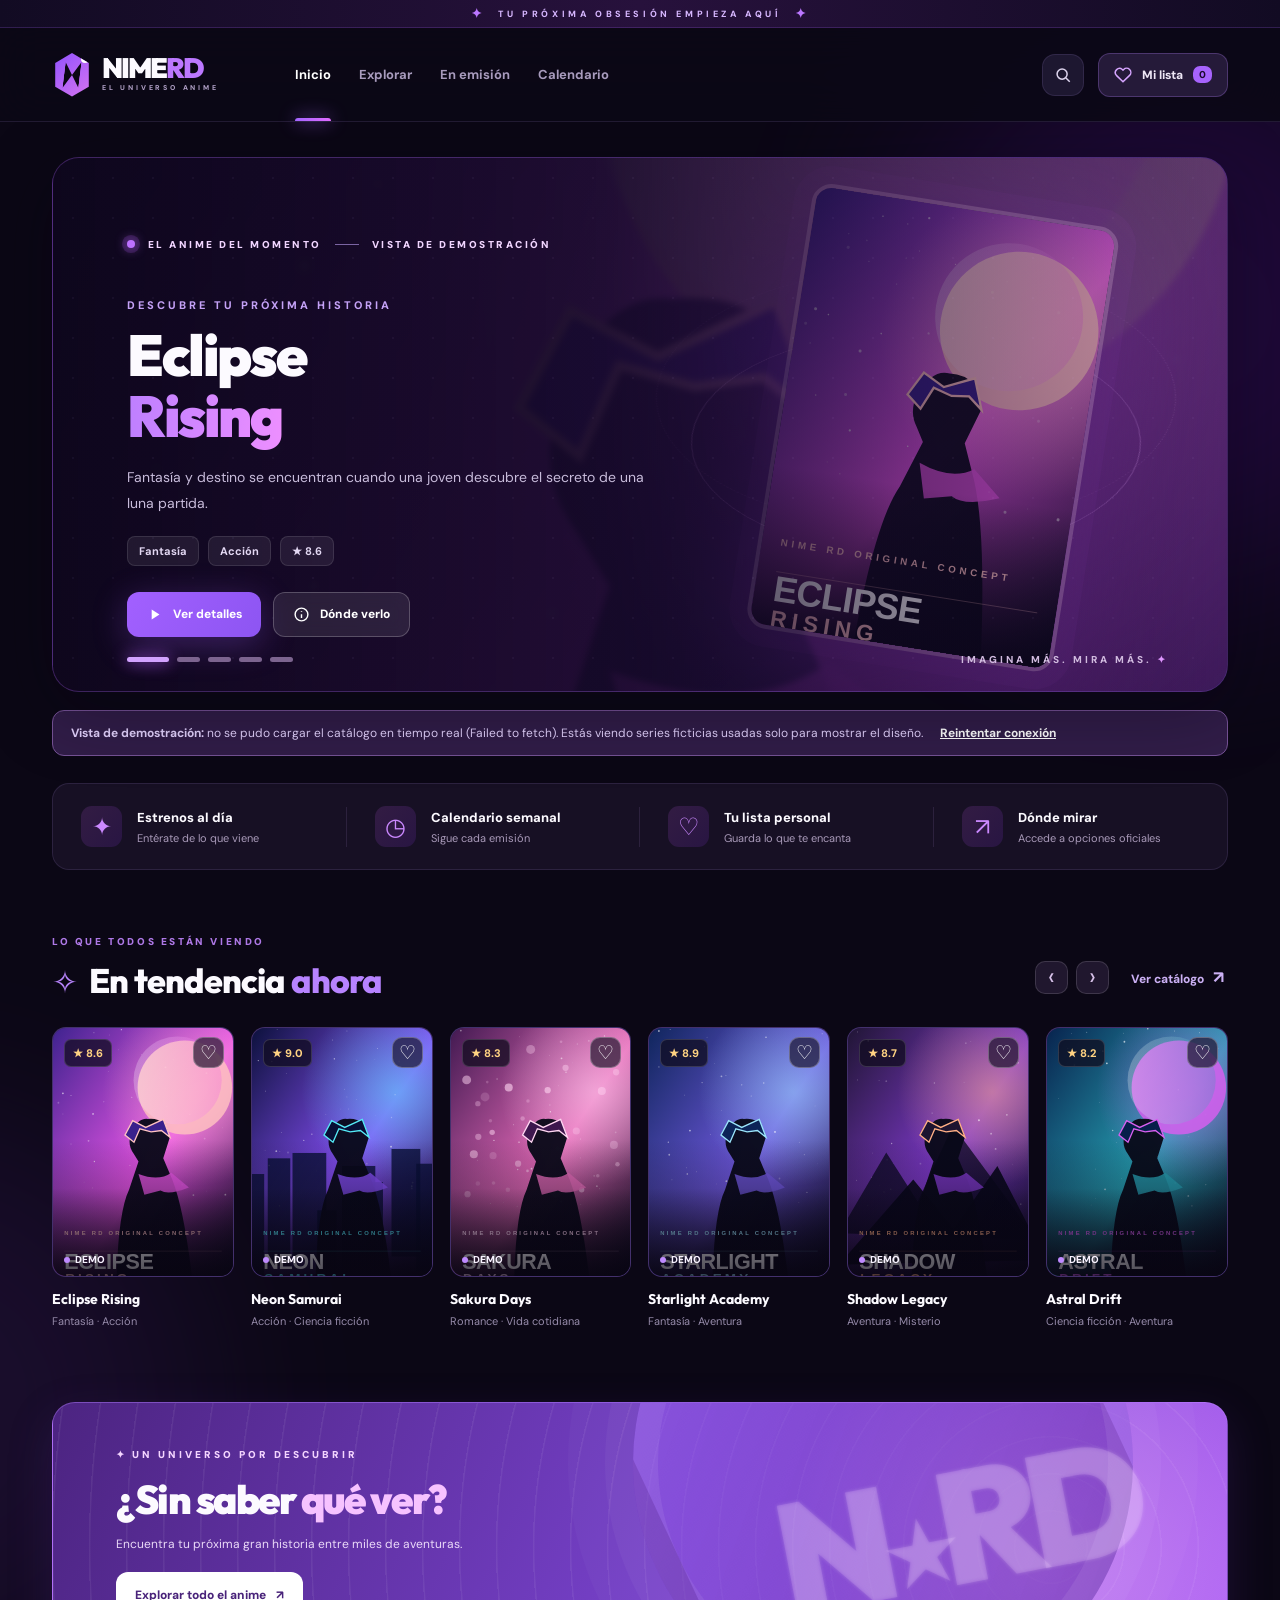
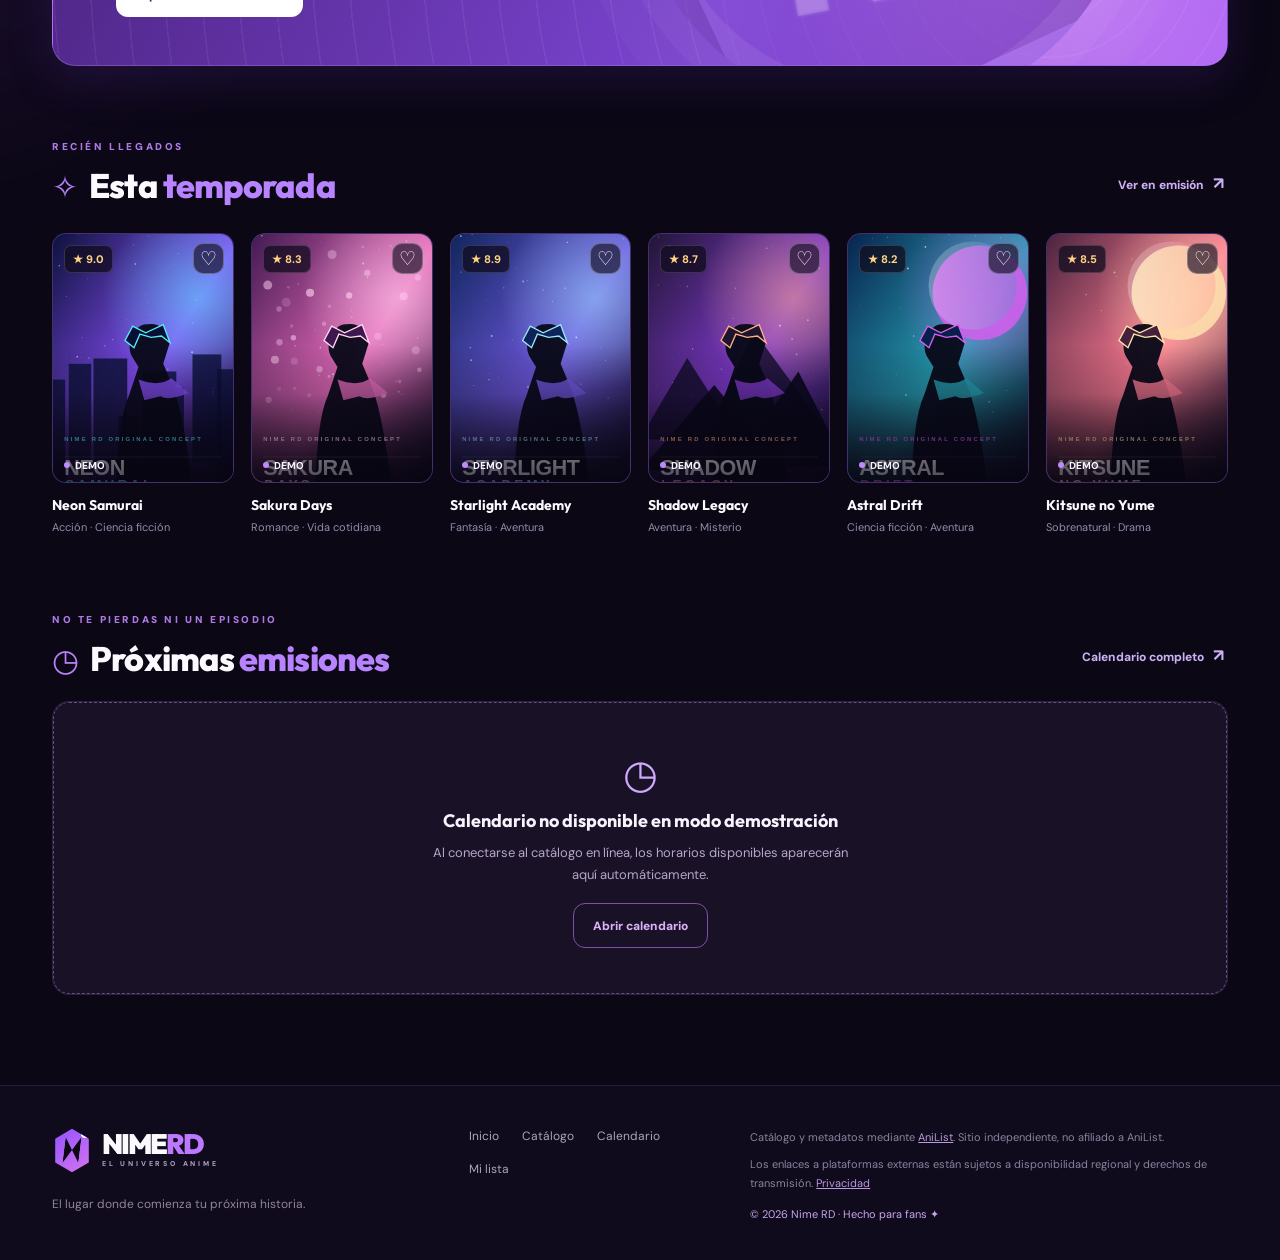
<file: index.html>
<!doctype html>
<html lang="es">
<head>
  <meta charset="UTF-8" />
  <meta name="viewport" content="width=device-width, initial-scale=1.0" />
  <meta name="theme-color" content="#0b0716" />
  <meta name="color-scheme" content="dark" />
  <meta property="og:type" content="website" />
  <meta name="referrer" content="strict-origin-when-cross-origin" />
  <meta name="description" content="Nime RD: descubre tu próximo anime favorito, encuentra estrenos, sigue las emisiones y consulta plataformas oficiales de reproducción." />
  <meta property="og:title" content="Nime RD — Tu universo anime" />
  <meta property="og:description" content="Descubre tendencias, estrenos y anime en emisión. Todo en un solo lugar." />
  <link rel="icon" href="assets/favicon.svg" type="image/svg+xml" />
  <link rel="manifest" href="manifest.webmanifest" />
  <link rel="preconnect" href="https://fonts.googleapis.com" />
  <link rel="preconnect" href="https://fonts.gstatic.com" crossorigin />
  <link href="https://fonts.googleapis.com/css2?family=DM+Sans:wght@400;500;600;700;800&family=Outfit:wght@400;500;600;700;800;900&display=swap" rel="stylesheet" />
  <link rel="stylesheet" href="assets/css/styles.css" />
  <title>Nime RD — Tu universo anime</title>
</head>
<body>
  <div class="ambient ambient-one" aria-hidden="true"></div>
  <div class="ambient ambient-two" aria-hidden="true"></div>
  <div class="site-shell">
    <div class="top-note"><span class="note-spark">✦</span> TU PRÓXIMA OBSESIÓN EMPIEZA AQUÍ <span class="note-spark">✦</span></div>
    <header class="site-header">
      <div class="header-inner container">
        <a class="brand" href="#inicio" aria-label="Nime RD, inicio">
          <span class="brand-symbol"><span class="brand-pupil"></span></span>
          <span class="brand-word">NIME<span>RD</span><small>EL UNIVERSO ANIME</small></span>
        </a>
        <nav class="desktop-nav" aria-label="Navegación principal">
          <a href="#inicio" data-route="inicio" class="nav-link active">Inicio</a>
          <a href="#explorar" data-route="explorar" class="nav-link">Explorar</a>
          <a href="#emision" data-route="emision" class="nav-link">En emisión</a>
          <a href="#calendario" data-route="calendario" class="nav-link">Calendario</a>
        </nav>
        <div class="header-actions">
          <button id="header-search" class="icon-action desktop-search" aria-label="Buscar anime" title="Buscar (Ctrl + K)">
            <svg viewBox="0 0 24 24" fill="none" stroke="currentColor" stroke-width="2"><circle cx="10.8" cy="10.8" r="6.7"/><path d="m16 16 5 5"/></svg>
          </button>
          <button class="favorites-trigger" data-goto="favoritos" aria-label="Mi lista de favoritos"><svg viewBox="0 0 24 24" fill="none" stroke="currentColor" stroke-width="2"><path d="M20.8 4.6a5.6 5.6 0 0 0-7.9 0l-.9.9-.9-.9a5.6 5.6 0 0 0-7.9 7.9L12 21l8.8-8.5a5.6 5.6 0 0 0 0-7.9Z"/></svg><span>Mi lista</span><span class="favorite-count" id="favorites-count">0</span></button>
          <button id="mobile-menu-trigger" class="mobile-menu-trigger" aria-label="Abrir menú" aria-expanded="false"><span></span><span></span><span></span></button>
        </div>
      </div>
      <nav class="mobile-nav" id="mobile-nav" aria-label="Menú móvil">
        <a href="#inicio">Inicio</a><a href="#explorar">Explorar</a><a href="#emision">En emisión</a><a href="#calendario">Calendario</a><a href="#favoritos">Mi lista</a>
      </nav>
    </header>
    <main id="main" tabindex="-1">
      <section id="home-view" class="view container">
        <div class="hero" id="hero">
          <div class="hero-cover-glow" aria-hidden="true"></div>
          <div class="hero-spot" id="hero-spot" aria-hidden="true"></div>
          <div class="hero-copy">
            <div class="eyebrow"><span class="live-pulse"></span><span>EL ANIME DEL MOMENTO</span><span class="eyebrow-divider"></span><span id="hero-category">DESTACADO</span></div>
            <div class="hero-subtitle">DESCUBRE TU PRÓXIMA HISTORIA</div>
            <h1 id="hero-title">Un mundo de historias.<br><em>Un solo lugar.</em></h1>
            <p id="hero-description">Explora nuevas aventuras, sigue tus estrenos favoritos y descubre qué ver después. Bienvenido a tu universo anime.</p>
            <div class="hero-tags" id="hero-tags"><span>Anime</span><span>Estrenos</span><span>Tendencias</span></div>
            <div class="hero-buttons">
              <button id="hero-primary" class="button button-primary"><svg viewBox="0 0 24 24" fill="currentColor"><path d="m8 5 11 7-11 7z"/></svg><span>Empezar a explorar</span></button>
              <button id="hero-secondary" class="button button-glass"><svg viewBox="0 0 24 24" fill="none" stroke="currentColor" stroke-width="2"><circle cx="12" cy="12" r="9"/><path d="M12 11.5V17M12 7v1"/></svg><span>Más información</span></button>
            </div>
          </div>
          <div class="hero-art" aria-hidden="true"><div class="hero-cover-wrap"><img id="hero-art-image" src="assets/art/eclipse.svg" alt="" /></div><div class="art-backdrop"></div><div class="hero-art-ring ring-one"></div><div class="hero-art-ring ring-two"></div></div>
          <div class="hero-bottom"><div class="hero-pagination" id="hero-pagination" aria-label="Seleccionar anime destacado"></div><span class="hero-tagline">IMAGINA MÁS. MIRA MÁS. <span>✦</span></span></div>
        </div>
        <div id="status-banner" class="status-banner hidden" role="status"></div>
        <section class="feature-strip" aria-label="Lo mejor de Nime RD">
          <div class="feature-block"><span class="feature-icon">✦</span><div><strong>Estrenos al día</strong><span>Entérate de lo que viene</span></div></div>
          <div class="feature-block"><span class="feature-icon">◷</span><div><strong>Calendario semanal</strong><span>Sigue cada emisión</span></div></div>
          <div class="feature-block"><span class="feature-icon">♡</span><div><strong>Tu lista personal</strong><span>Guarda lo que te encanta</span></div></div>
          <div class="feature-block feature-last"><span class="feature-icon">↗</span><div><strong>Dónde mirar</strong><span>Accede a opciones oficiales</span></div></div>
        </section>
        <section class="content-section" id="trending-section">
          <div class="section-heading"><div><span class="section-kicker">LO QUE TODOS ESTÁN VIENDO</span><h2><span class="title-icon">✧</span> En tendencia <span class="title-accent">ahora</span></h2></div><div class="section-actions"><button class="carousel-arrow" data-scroll="trending-track" data-direction="-1" aria-label="Anterior">‹</button><button class="carousel-arrow" data-scroll="trending-track" data-direction="1" aria-label="Siguiente">›</button><button class="view-all" data-goto="explorar">Ver catálogo <span>↗</span></button></div></div>
          <div class="anime-track" id="trending-track"><div class="loading-cards" aria-label="Cargando anime"></div></div>
        </section>
        <section class="discovery-banner"><div class="discovery-orb"></div><div class="discovery-copy"><span>✦ UN UNIVERSO POR DESCUBRIR</span><h2>¿Sin saber <em>qué ver?</em></h2><p>Encuentra tu próxima gran historia entre miles de aventuras.</p><button data-goto="explorar" class="button button-white">Explorar todo el anime <span>↗</span></button></div><div class="discovery-type" aria-hidden="true">N<span>★</span>RD</div></section>
        <section class="content-section" id="season-section"><div class="section-heading"><div><span class="section-kicker">RECIÉN LLEGADOS</span><h2><span class="title-icon">✧</span> Esta <span class="title-accent">temporada</span></h2></div><button class="view-all" data-goto="emision">Ver en emisión <span>↗</span></button></div><div class="anime-track" id="season-track"><div class="loading-cards"></div></div></section>
        <section class="schedule-home-section"><div class="section-heading"><div><span class="section-kicker">NO TE PIERDAS NI UN EPISODIO</span><h2><span class="title-icon">◷</span> Próximas <span class="title-accent">emisiones</span></h2></div><button class="view-all" data-goto="calendario">Calendario completo <span>↗</span></button></div><div class="schedule-list" id="home-schedule"></div></section>
      </section>
      <section id="browse-view" class="view container hidden"><div class="page-heading"><span class="section-kicker" id="browse-kicker">CADA HISTORIA CUENTA</span><h1 id="browse-heading">Explora el <em>universo anime</em></h1><p id="browse-subheading">Filtra por género, encuentra nuevos favoritos y sumérgete en algo diferente.</p></div><div class="browse-controls"><div class="search-field"><svg viewBox="0 0 24 24" fill="none" stroke="currentColor" stroke-width="2"><circle cx="10.5" cy="10.5" r="6.5"/><path d="m15.5 15.5 5.5 5.5"/></svg><input id="browse-search" type="search" placeholder="Busca tu próximo anime..." autocomplete="off" /><span class="shortcut-hint">/</span></div><select id="genre-select" aria-label="Filtrar por género"><option value="">Todos los géneros</option><option value="Action">Acción</option><option value="Adventure">Aventura</option><option value="Comedy">Comedia</option><option value="Drama">Drama</option><option value="Fantasy">Fantasía</option><option value="Romance">Romance</option><option value="Sci-Fi">Ciencia ficción</option><option value="Slice of Life">Vida cotidiana</option><option value="Sports">Deportes</option><option value="Mystery">Misterio</option><option value="Supernatural">Sobrenatural</option></select><select id="sort-select" aria-label="Ordenar resultados"><option value="POPULARITY_DESC">Más populares</option><option value="TRENDING_DESC">En tendencia</option><option value="SCORE_DESC">Mejor valorados</option><option value="START_DATE_DESC">Más recientes</option></select></div><p class="results-label" id="results-label">Buscando historias para ti...</p><div class="browse-grid" id="browse-grid"></div><div class="load-more-wrap"><button id="load-more" class="button button-outline hidden">Cargar más <span>↓</span></button></div></section>
      <section id="schedule-view" class="view container hidden"><div class="page-heading"><span class="section-kicker">TU CITA CON CADA ESTRENO</span><h1>Calendario de <em>emisiones</em></h1><p>Horarios aproximados mostrados en hora de República Dominicana (AST, UTC−4).</p></div><div class="calendar-tabs" id="calendar-tabs" role="tablist" aria-label="Días de la semana"></div><div class="calendar-grid" id="calendar-grid"></div><p class="calendar-note">Los horarios dependen de las fuentes de datos y pueden variar. El estreno en plataformas de streaming puede ocurrir más tarde.</p></section>
      <section id="favorites-view" class="view container hidden"><div class="page-heading"><span class="section-kicker">TUS HISTORIAS FAVORITAS</span><h1>Mi <em>lista</em></h1><p>Guarda animes para verlos después. Tu lista se conserva en este navegador.</p></div>
<div class="library-tools" aria-label="Gestionar favoritos"><label class="library-search-wrap" for="library-search">Filtrar mi lista <input id="library-search" type="search" placeholder="Buscar en mis favoritos..." autocomplete="off" /></label><div class="library-toolbar"><button class="button button-outline" id="export-favorites" type="button">↓ Exportar lista</button><button class="button button-outline" id="import-favorites" type="button">↑ Importar lista</button><input id="import-favorites-file" type="file" accept="application/json,.json" class="visually-hidden" aria-label="Seleccionar archivo JSON de favoritos" /></div></div>
<div class="browse-grid" id="favorites-grid"></div><p class="library-notice">Tus favoritos no se envían a servidores de Nime RD. Puedes exportarlos para conservar una copia o pasarlos a otro dispositivo.</p></section>
    </main>
    <footer class="site-footer"><div class="container footer-content"><div class="footer-brand"><a class="brand" href="#inicio"><span class="brand-symbol"><span class="brand-pupil"></span></span><span class="brand-word">NIME<span>RD</span><small>EL UNIVERSO ANIME</small></span></a><p>El lugar donde comienza tu próxima historia.</p></div><div class="footer-links"><a href="#inicio">Inicio</a><a href="#explorar">Catálogo</a><a href="#calendario">Calendario</a><a href="#favoritos">Mi lista</a></div><div class="footer-credits"><p>Catálogo y metadatos mediante <a href="https://anilist.co" target="_blank" rel="noopener noreferrer">AniList</a>. Sitio independiente, no afiliado a AniList.</p><p>Los enlaces a plataformas externas están sujetos a disponibilidad regional y derechos de transmisión. <a href="privacidad.html">Privacidad</a></p><span>© <span id="current-year"></span> Nime RD · Hecho para fans ✦</span></div></div></footer>
  </div>
  <div id="modal-overlay" class="modal-overlay hidden" role="presentation"><div class="modal" id="detail-modal" role="dialog" aria-modal="true" aria-labelledby="modal-title"><button class="modal-close" id="modal-close" aria-label="Cerrar ventana">×</button><div id="modal-body"></div></div></div>
  <div id="video-overlay" class="modal-overlay video-overlay hidden" role="presentation"><div class="video-panel" role="dialog" aria-modal="true" aria-label="Reproductor de video"><div class="video-heading"><div><span class="section-kicker">NIME RD · PLAYER</span><h2 id="video-heading-text">Reproducción</h2></div><button id="video-close" class="modal-close video-close" aria-label="Cerrar reproductor">×</button></div><div id="player-mount"></div><p id="player-caption" class="video-caption"></p></div></div>
  <div id="toast" class="toast" role="status" aria-live="polite"></div>
  <script type="module" src="assets/js/app.js"></script>
</body>
</html>
</file>
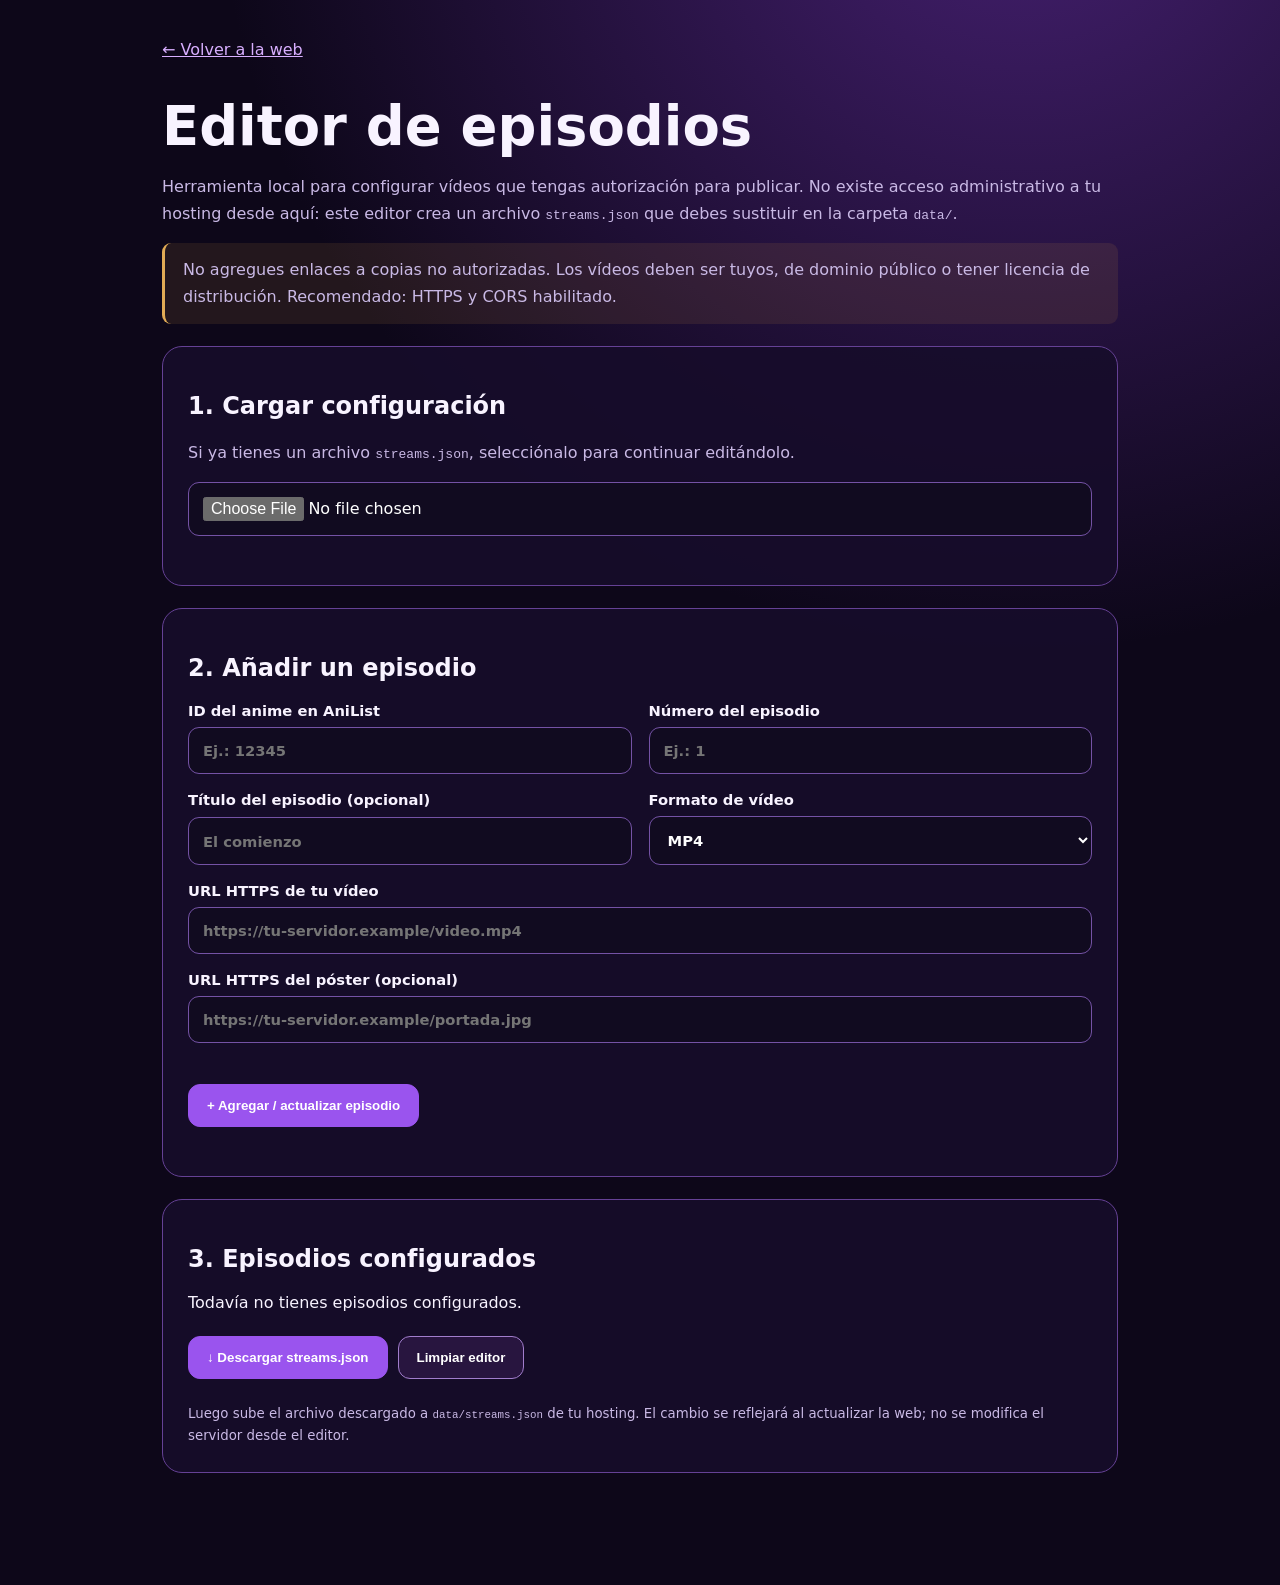
<file: editor-episodios.html>
<!doctype html><html lang="es"><head><meta charset="utf-8"><meta name="viewport" content="width=device-width, initial-scale=1"><meta name="theme-color" content="#0b0716"><title>Editor de episodios autorizados · Nime RD</title><link rel="icon" href="assets/favicon.svg"><style>
:root{color-scheme:dark;font-family:system-ui,Segoe UI,Arial,sans-serif;background:#0d0719;color:#f8f3ff}*{box-sizing:border-box}body{margin:0;background:radial-gradient(circle at 80% -10%,#462072,transparent 40%),#0d0719}main{max-width:1000px;margin:0 auto;padding:40px 22px 90px}h1{font-size:clamp(2rem,5vw,3.4rem);margin-bottom:10px}p,small{color:#c9b9e5;line-height:1.65}a{color:#d8afff}.panel{padding:25px;border:1px solid #654195;border-radius:20px;background:rgba(23,13,43,.9);margin:22px 0}.grid{display:grid;grid-template-columns:repeat(2,minmax(0,1fr));gap:17px}label{font-weight:650;font-size:.92rem;display:grid;gap:8px}input,select{width:100%;padding:14px;border:1px solid #7452a5;border-radius:11px;background:#110b20;color:white;font:inherit}input:focus,select:focus{outline:3px solid #7d42b8}.actions{display:flex;gap:10px;flex-wrap:wrap;margin:24px 0}button{cursor:pointer;border:1px solid #a17dcc;border-radius:12px;padding:13px 18px;background:#28153f;color:white;font-weight:700}button.primary{background:#9a54ee;color:white;border-color:#9a54ee}button:focus-visible{outline:3px solid white;outline-offset:2px}.episodes{display:grid;gap:10px}.item{display:flex;align-items:center;justify-content:space-between;gap:12px;padding:14px;border:1px solid #503675;border-radius:12px}.item span{overflow-wrap:anywhere}#message{min-height:24px;color:#eac5ff}.warning{background:rgba(195,141,57,.12);padding:14px 18px;border-left:3px solid #e1ab55;border-radius:9px}@media(max-width:650px){.grid{grid-template-columns:1fr}.panel{padding:16px}}
</style></head><body><main><a href="index.html#inicio">← Volver a la web</a><h1>Editor de episodios</h1><p>Herramienta local para configurar vídeos que tengas autorización para publicar. No existe acceso administrativo a tu hosting desde aquí: este editor crea un archivo <code>streams.json</code> que debes sustituir en la carpeta <code>data/</code>.</p><p class="warning">No agregues enlaces a copias no autorizadas. Los vídeos deben ser tuyos, de dominio público o tener licencia de distribución. Recomendado: HTTPS y CORS habilitado.</p>
<section class="panel"><h2>1. Cargar configuración</h2><p>Si ya tienes un archivo <code>streams.json</code>, selecciónalo para continuar editándolo.</p><input id="load" type="file" accept=".json,application/json" aria-label="Importar streams.json"><div id="message" role="status" aria-live="polite"></div></section>
<section class="panel"><h2>2. Añadir un episodio</h2><form id="form" class="grid"><label>ID del anime en AniList <input id="anime-id" required type="number" min="1" step="1" placeholder="Ej.: 12345"></label><label>Número del episodio <input id="episode" required type="number" min="1" step="1" placeholder="Ej.: 1"></label><label>Título del episodio (opcional) <input id="title" type="text" maxlength="140" placeholder="El comienzo"></label><label>Formato de vídeo <select id="type"><option value="mp4">MP4</option><option value="webm">WebM</option><option value="hls">HLS / m3u8</option></select></label><label style="grid-column:1/-1">URL HTTPS de tu vídeo <input id="url" type="url" required placeholder="https://tu-servidor.example/video.mp4"></label><label style="grid-column:1/-1">URL HTTPS del póster (opcional) <input id="poster" type="url" placeholder="https://tu-servidor.example/portada.jpg"></label><div class="actions" style="grid-column:1/-1"><button class="primary" type="submit">+ Agregar / actualizar episodio</button></div></form></section>
<section class="panel"><h2>3. Episodios configurados</h2><div id="episodes" class="episodes"></div><div class="actions"><button class="primary" id="download" type="button">↓ Descargar streams.json</button><button id="clear" type="button">Limpiar editor</button></div><small>Luego sube el archivo descargado a <code>data/streams.json</code> de tu hosting. El cambio se reflejará al actualizar la web; no se modifica el servidor desde el editor.</small></section>
</main><script>
const $=id=>document.getElementById(id);let data={};const msg=t=>$('message').textContent=t;
const secure=u=>{try{const x=new URL(u);return x.protocol==='https:'?x.href:null}catch{return null}};
const validMedia=u=>(typeof u==='string'&&/^assets\/media\/[a-zA-Z0-9._/-]+$/.test(u)&&!u.includes('..'))?u:secure(u);
const render=()=>{const arr=Object.entries(data).flatMap(([id,eps])=>eps.map(ep=>({id,...ep})));$('episodes').replaceChildren();if(!arr.length){$('episodes').textContent='Todavía no tienes episodios configurados.';return};for(const ep of arr){const box=document.createElement('div');box.className='item';const label=document.createElement('span');label.textContent=`Anime ${ep.id} · Episodio ${ep.number} · ${ep.type.toUpperCase()} · ${ep.title||'Sin título'}`;const b=document.createElement('button');b.textContent='Eliminar';b.type='button';b.addEventListener('click',()=>{data[ep.id]=data[ep.id].filter(x=>x.number!==ep.number);if(!data[ep.id].length)delete data[ep.id];render()});box.append(label,b);$('episodes').append(box)}};
$('form').addEventListener('submit',e=>{e.preventDefault();const id=Number($('anime-id').value),num=Number($('episode').value),url=secure($('url').value),poster=$('poster').value.trim();if(!Number.isSafeInteger(id)||!Number.isSafeInteger(num)||id<1||num<1||!url||poster&&!secure(poster)){msg('Verifica el ID, episodio y enlaces HTTPS.');return;}const ep={number:num,title:$('title').value.trim()||`Episodio ${num}`,type:$('type').value,url};if(poster)ep.poster=secure(poster);data[id]=data[id]||[];data[id]=[...data[id].filter(v=>v.number!==num),ep].sort((a,b)=>a.number-b.number);render();$('form').reset();msg('Episodio añadido al borrador. Descarga el JSON para publicarlo.');});
$('load').addEventListener('change',async e=>{const file=e.target.files?.[0];if(!file)return;if(file.size>2e6){msg('Archivo demasiado grande.');return}try{const input=JSON.parse(await file.text());if(!input||typeof input!=='object'||Array.isArray(input))throw Error('La estructura debe ser un objeto JSON.');const newData={};for(const [id,eps] of Object.entries(input)){if(!/^\d+$/.test(id)||!Array.isArray(eps))continue;newData[id]=eps.filter(ep=>Number.isSafeInteger(ep.number)&&ep.number>0&&['mp4','webm','hls'].includes(ep.type)&&validMedia(ep.url)).map(ep=>({...ep,url:validMedia(ep.url)}))}data=newData;render();msg('Archivo cargado correctamente.')}catch(err){msg('Error al cargar: '+err.message)}});
$('download').addEventListener('click',()=>{const blob=new Blob([JSON.stringify(data,null,2)],{type:'application/json'}),url=URL.createObjectURL(blob),a=document.createElement('a');a.href=url;a.download='streams.json';document.body.append(a);a.click();a.remove();setTimeout(()=>URL.revokeObjectURL(url),3000);msg('Archivo generado. Súbelo a data/streams.json en tu alojamiento.')});
$('clear').addEventListener('click',()=>{if(confirm('¿Limpiar todos los episodios del editor?')){data={};render();msg('Borrador limpio.')}});render();
</script></body></html>
</file>
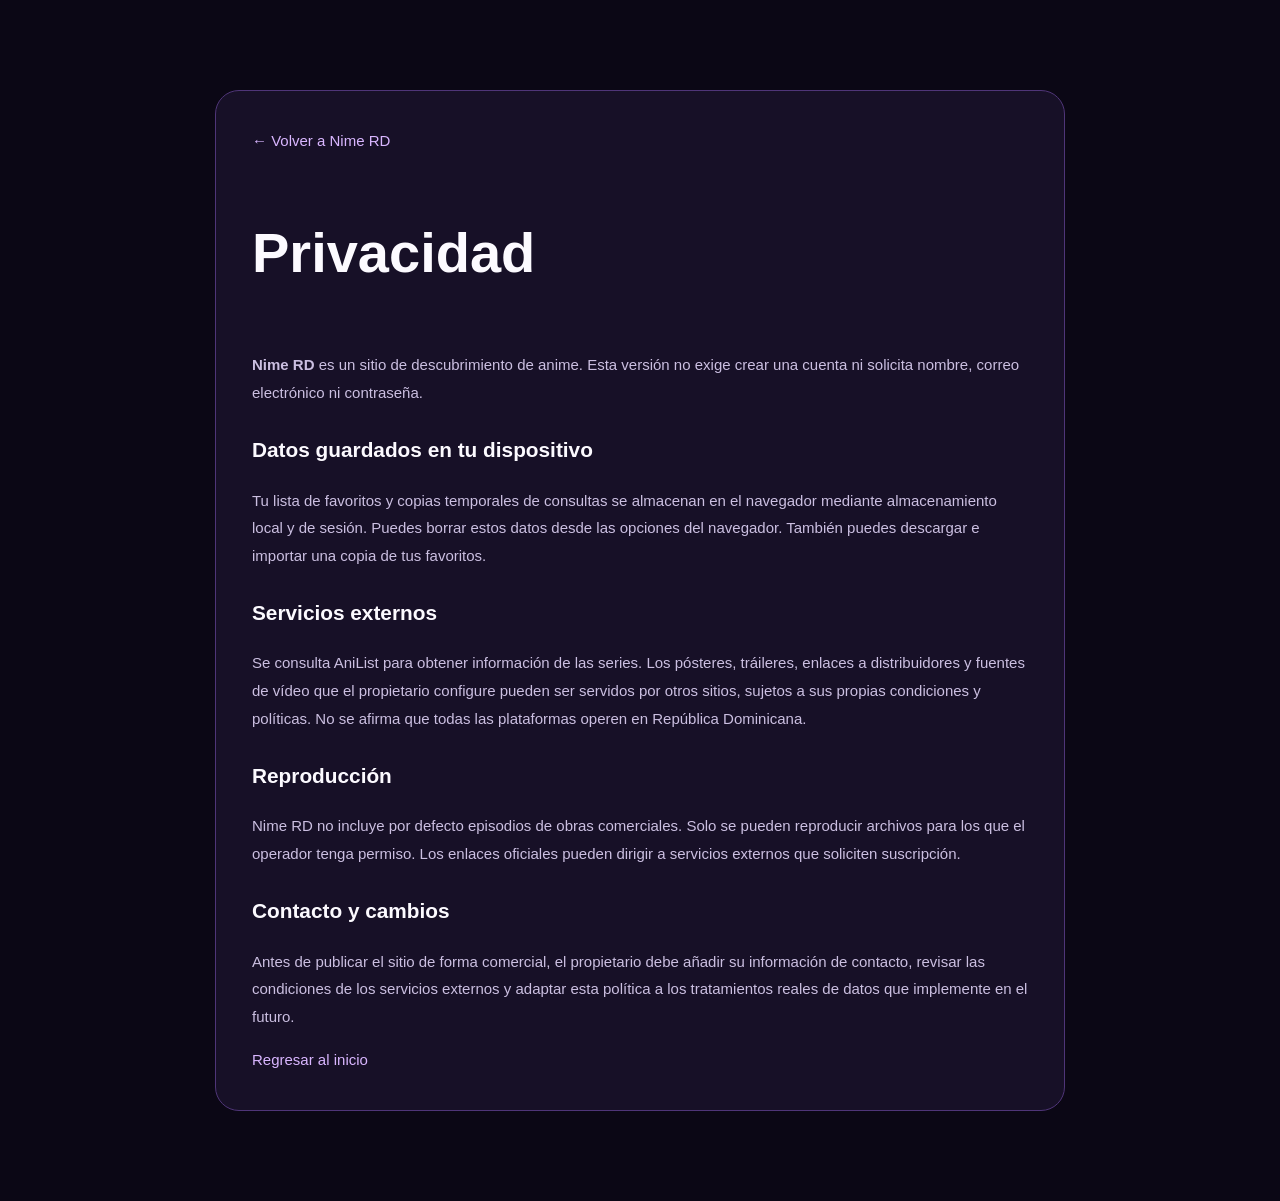
<file: privacidad.html>
<!doctype html><html lang="es"><head><meta charset="utf-8"><meta name="viewport" content="width=device-width, initial-scale=1"><meta name="theme-color" content="#0b0716"><title>Privacidad · Nime RD</title><link rel="icon" href="assets/favicon.svg"><link rel="stylesheet" href="assets/css/styles.css"><style>.legal{max-width:850px;margin:90px auto;padding:36px;background:#171027;border:1px solid #4f3578;border-radius:24px;line-height:1.85}.legal h1{font-size:clamp(2rem,5vw,3.5rem)}.legal h2{font-size:1.3rem;margin-top:24px}.legal p,.legal li{color:#cbbfe1}.legal a{color:#d9b6ff}.legal ul{padding-left:24px}</style></head><body><main class="container"><article class="legal"><a href="index.html#inicio">← Volver a Nime RD</a><h1>Privacidad</h1><p><strong>Nime RD</strong> es un sitio de descubrimiento de anime. Esta versión no exige crear una cuenta ni solicita nombre, correo electrónico ni contraseña.</p><h2>Datos guardados en tu dispositivo</h2><p>Tu lista de favoritos y copias temporales de consultas se almacenan en el navegador mediante almacenamiento local y de sesión. Puedes borrar estos datos desde las opciones del navegador. También puedes descargar e importar una copia de tus favoritos.</p><h2>Servicios externos</h2><p>Se consulta AniList para obtener información de las series. Los pósteres, tráileres, enlaces a distribuidores y fuentes de vídeo que el propietario configure pueden ser servidos por otros sitios, sujetos a sus propias condiciones y políticas. No se afirma que todas las plataformas operen en República Dominicana.</p><h2>Reproducción</h2><p>Nime RD no incluye por defecto episodios de obras comerciales. Solo se pueden reproducir archivos para los que el operador tenga permiso. Los enlaces oficiales pueden dirigir a servicios externos que soliciten suscripción.</p><h2>Contacto y cambios</h2><p>Antes de publicar el sitio de forma comercial, el propietario debe añadir su información de contacto, revisar las condiciones de los servicios externos y adaptar esta política a los tratamientos reales de datos que implemente en el futuro.</p><a href="index.html#inicio">Regresar al inicio</a></article></main></body></html>
</file>
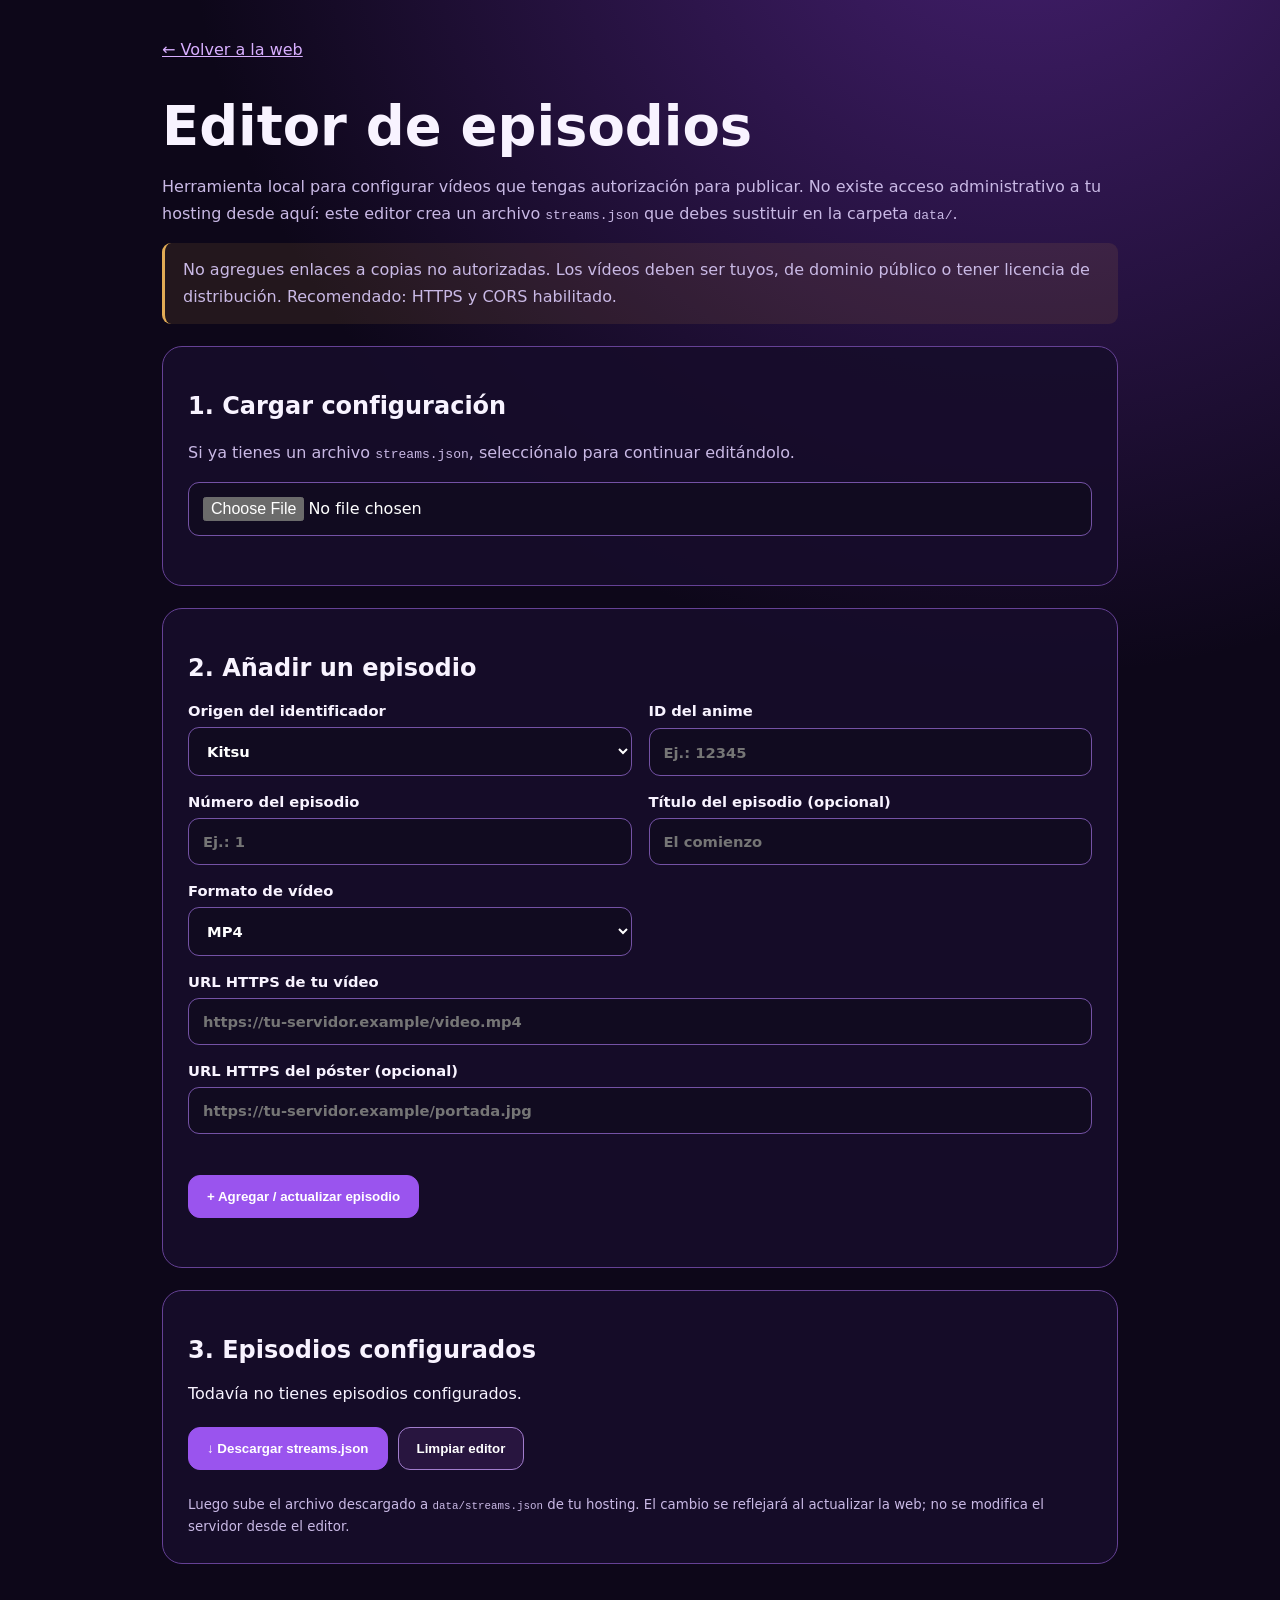
<file: public/editor-episodios.html>
<!doctype html><html lang="es"><head><meta charset="utf-8"><meta name="viewport" content="width=device-width, initial-scale=1"><meta name="theme-color" content="#0b0716"><title>Editor de episodios autorizados · Nime RD</title><link rel="icon" href="assets/favicon.svg"><style>
:root{color-scheme:dark;font-family:system-ui,Segoe UI,Arial,sans-serif;background:#0d0719;color:#f8f3ff}*{box-sizing:border-box}body{margin:0;background:radial-gradient(circle at 80% -10%,#462072,transparent 40%),#0d0719}main{max-width:1000px;margin:0 auto;padding:40px 22px 90px}h1{font-size:clamp(2rem,5vw,3.4rem);margin-bottom:10px}p,small{color:#c9b9e5;line-height:1.65}a{color:#d8afff}.panel{padding:25px;border:1px solid #654195;border-radius:20px;background:rgba(23,13,43,.9);margin:22px 0}.grid{display:grid;grid-template-columns:repeat(2,minmax(0,1fr));gap:17px}label{font-weight:650;font-size:.92rem;display:grid;gap:8px}input,select{width:100%;padding:14px;border:1px solid #7452a5;border-radius:11px;background:#110b20;color:white;font:inherit}input:focus,select:focus{outline:3px solid #7d42b8}.actions{display:flex;gap:10px;flex-wrap:wrap;margin:24px 0}button{cursor:pointer;border:1px solid #a17dcc;border-radius:12px;padding:13px 18px;background:#28153f;color:white;font-weight:700}button.primary{background:#9a54ee;color:white;border-color:#9a54ee}button:focus-visible{outline:3px solid white;outline-offset:2px}.episodes{display:grid;gap:10px}.item{display:flex;align-items:center;justify-content:space-between;gap:12px;padding:14px;border:1px solid #503675;border-radius:12px}.item span{overflow-wrap:anywhere}#message{min-height:24px;color:#eac5ff}.warning{background:rgba(195,141,57,.12);padding:14px 18px;border-left:3px solid #e1ab55;border-radius:9px}@media(max-width:650px){.grid{grid-template-columns:1fr}.panel{padding:16px}}
</style></head><body><main><a href="index.html#inicio">← Volver a la web</a><h1>Editor de episodios</h1><p>Herramienta local para configurar vídeos que tengas autorización para publicar. No existe acceso administrativo a tu hosting desde aquí: este editor crea un archivo <code>streams.json</code> que debes sustituir en la carpeta <code>data/</code>.</p><p class="warning">No agregues enlaces a copias no autorizadas. Los vídeos deben ser tuyos, de dominio público o tener licencia de distribución. Recomendado: HTTPS y CORS habilitado.</p>
<section class="panel"><h2>1. Cargar configuración</h2><p>Si ya tienes un archivo <code>streams.json</code>, selecciónalo para continuar editándolo.</p><input id="load" type="file" accept=".json,application/json" aria-label="Importar streams.json"><div id="message" role="status" aria-live="polite"></div></section>
<section class="panel"><h2>2. Añadir un episodio</h2><form id="form" class="grid"><label>Origen del identificador <select id="id-source"><option value="kitsu">Kitsu</option><option value="mal">MyAnimeList</option><option value="anilist">AniList</option></select></label><label>ID del anime <input id="anime-id" required type="number" min="1" step="1" placeholder="Ej.: 12345"></label><label>Número del episodio <input id="episode" required type="number" min="1" step="1" placeholder="Ej.: 1"></label><label>Título del episodio (opcional) <input id="title" type="text" maxlength="140" placeholder="El comienzo"></label><label>Formato de vídeo <select id="type"><option value="mp4">MP4</option><option value="webm">WebM</option><option value="hls">HLS / m3u8</option></select></label><label style="grid-column:1/-1">URL HTTPS de tu vídeo <input id="url" type="url" required placeholder="https://tu-servidor.example/video.mp4"></label><label style="grid-column:1/-1">URL HTTPS del póster (opcional) <input id="poster" type="url" placeholder="https://tu-servidor.example/portada.jpg"></label><div class="actions" style="grid-column:1/-1"><button class="primary" type="submit">+ Agregar / actualizar episodio</button></div></form></section>
<section class="panel"><h2>3. Episodios configurados</h2><div id="episodes" class="episodes"></div><div class="actions"><button class="primary" id="download" type="button">↓ Descargar streams.json</button><button id="clear" type="button">Limpiar editor</button></div><small>Luego sube el archivo descargado a <code>data/streams.json</code> de tu hosting. El cambio se reflejará al actualizar la web; no se modifica el servidor desde el editor.</small></section>
</main><script>
const $=id=>document.getElementById(id);let data={};const msg=t=>$('message').textContent=t;
const secure=u=>{try{const x=new URL(u);return x.protocol==='https:'?x.href:null}catch{return null}};
const validMedia=u=>(typeof u==='string'&&/^assets\/media\/[a-zA-Z0-9._/-]+$/.test(u)&&!u.includes('..'))?u:secure(u);
const render=()=>{const arr=Object.entries(data).flatMap(([id,eps])=>eps.map(ep=>({id,...ep})));$('episodes').replaceChildren();if(!arr.length){$('episodes').textContent='Todavía no tienes episodios configurados.';return};for(const ep of arr){const box=document.createElement('div');box.className='item';const label=document.createElement('span');label.textContent=`Anime ${ep.id} · Episodio ${ep.number} · ${ep.type.toUpperCase()} · ${ep.title||'Sin título'}`;const b=document.createElement('button');b.textContent='Eliminar';b.type='button';b.addEventListener('click',()=>{data[ep.id]=data[ep.id].filter(x=>x.number!==ep.number);if(!data[ep.id].length)delete data[ep.id];render()});box.append(label,b);$('episodes').append(box)}};
$('form').addEventListener('submit',e=>{e.preventDefault();const id=Number($('anime-id').value),num=Number($('episode').value),url=secure($('url').value),poster=$('poster').value.trim();if(!Number.isSafeInteger(id)||!Number.isSafeInteger(num)||id<1||num<1||!url||poster&&!secure(poster)){msg('Verifica el ID, episodio y enlaces HTTPS.');return;}const ep={number:num,title:$('title').value.trim()||`Episodio ${num}`,type:$('type').value,url};if(poster)ep.poster=secure(poster);const key=$('id-source').value+':'+id;data[key]=data[key]||[];data[key]=[...data[key].filter(v=>v.number!==num),ep].sort((a,b)=>a.number-b.number);render();$('form').reset();msg('Episodio añadido al borrador. Descarga el JSON para publicarlo.');});
$('load').addEventListener('change',async e=>{const file=e.target.files?.[0];if(!file)return;if(file.size>2e6){msg('Archivo demasiado grande.');return}try{const input=JSON.parse(await file.text());if(!input||typeof input!=='object'||Array.isArray(input))throw Error('La estructura debe ser un objeto JSON.');const newData={};for(const [id,eps] of Object.entries(input)){if(!/^(?:(?:kitsu|mal|anilist):)?\d+$/.test(id)||!Array.isArray(eps))continue;newData[id]=eps.filter(ep=>Number.isSafeInteger(ep.number)&&ep.number>0&&['mp4','webm','hls'].includes(ep.type)&&validMedia(ep.url)).map(ep=>({...ep,url:validMedia(ep.url)}))}data=newData;render();msg('Archivo cargado correctamente.')}catch(err){msg('Error al cargar: '+err.message)}});
$('download').addEventListener('click',()=>{const blob=new Blob([JSON.stringify(data,null,2)],{type:'application/json'}),url=URL.createObjectURL(blob),a=document.createElement('a');a.href=url;a.download='streams.json';document.body.append(a);a.click();a.remove();setTimeout(()=>URL.revokeObjectURL(url),3000);msg('Archivo generado. Súbelo a data/streams.json en tu alojamiento.')});
$('clear').addEventListener('click',()=>{if(confirm('¿Limpiar todos los episodios del editor?')){data={};render();msg('Borrador limpio.')}});render();
</script></body></html>
</file>
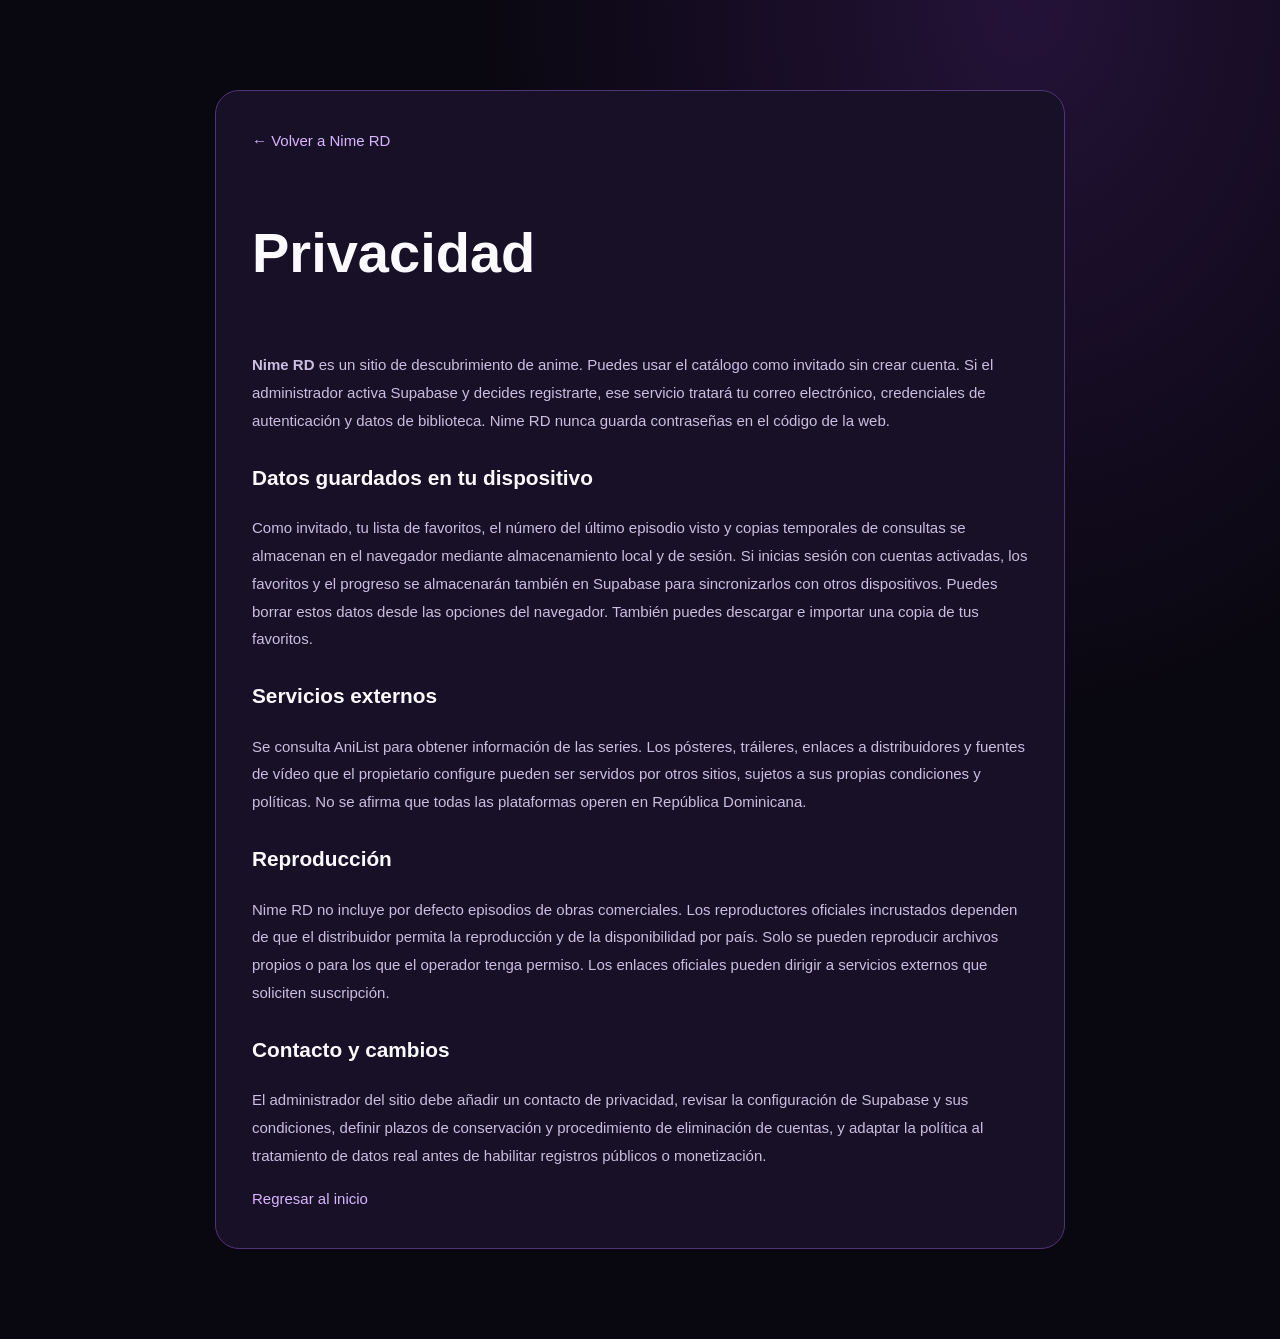
<file: public/privacidad.html>
<!doctype html><html lang="es"><head><meta charset="utf-8"><meta name="viewport" content="width=device-width, initial-scale=1"><meta name="theme-color" content="#0b0716"><title>Privacidad · Nime RD</title><link rel="icon" href="assets/favicon.svg"><link rel="stylesheet" href="assets/css/styles.css"><style>.legal{max-width:850px;margin:90px auto;padding:36px;background:#171027;border:1px solid #4f3578;border-radius:24px;line-height:1.85}.legal h1{font-size:clamp(2rem,5vw,3.5rem)}.legal h2{font-size:1.3rem;margin-top:24px}.legal p,.legal li{color:#cbbfe1}.legal a{color:#d9b6ff}.legal ul{padding-left:24px}</style></head><body><main class="container"><article class="legal"><a href="index.html#inicio">← Volver a Nime RD</a><h1>Privacidad</h1><p><strong>Nime RD</strong> es un sitio de descubrimiento de anime. Puedes usar el catálogo como invitado sin crear cuenta. Si el administrador activa Supabase y decides registrarte, ese servicio tratará tu correo electrónico, credenciales de autenticación y datos de biblioteca. Nime RD nunca guarda contraseñas en el código de la web.</p><h2>Datos guardados en tu dispositivo</h2><p>Como invitado, tu lista de favoritos, el número del último episodio visto y copias temporales de consultas se almacenan en el navegador mediante almacenamiento local y de sesión. Si inicias sesión con cuentas activadas, los favoritos y el progreso se almacenarán también en Supabase para sincronizarlos con otros dispositivos. Puedes borrar estos datos desde las opciones del navegador. También puedes descargar e importar una copia de tus favoritos.</p><h2>Servicios externos</h2><p>Se consulta AniList para obtener información de las series. Los pósteres, tráileres, enlaces a distribuidores y fuentes de vídeo que el propietario configure pueden ser servidos por otros sitios, sujetos a sus propias condiciones y políticas. No se afirma que todas las plataformas operen en República Dominicana.</p><h2>Reproducción</h2><p>Nime RD no incluye por defecto episodios de obras comerciales. Los reproductores oficiales incrustados dependen de que el distribuidor permita la reproducción y de la disponibilidad por país. Solo se pueden reproducir archivos propios o para los que el operador tenga permiso. Los enlaces oficiales pueden dirigir a servicios externos que soliciten suscripción.</p><h2>Contacto y cambios</h2><p>El administrador del sitio debe añadir un contacto de privacidad, revisar la configuración de Supabase y sus condiciones, definir plazos de conservación y procedimiento de eliminación de cuentas, y adaptar la política al tratamiento de datos real antes de habilitar registros públicos o monetización.</p><a href="index.html#inicio">Regresar al inicio</a></article></main></body></html>
</file>
<file: assets/css/styles.css>
:root{color-scheme:dark;--bg:#0b0715;--surface:#151025;--surface2:#1c1430;--surface3:#251a3b;--border:rgba(194,160,255,.12);--text:#fcfaff;--muted:#a49ab7;--purple:#a366ff;--purple2:#7848e8;--pink:#e16aff;--gold:#f9ca72;--radius:20px;--font-title:'Outfit',sans-serif;--font-body:'DM Sans',sans-serif}
*{box-sizing:border-box}html{scroll-behavior:smooth;scroll-padding-top:105px}body{margin:0;background:var(--bg);color:var(--text);font-family:var(--font-body);font-size:15px;-webkit-font-smoothing:antialiased;min-width:320px}button,input,select{font:inherit}button{cursor:pointer}a{color:inherit;text-decoration:none}img{max-width:100%}button:focus-visible,a:focus-visible,input:focus-visible,select:focus-visible{outline:2px solid #dca4ff;outline-offset:4px}::selection{background:#8958ee;color:white}.hidden{display:none!important}.container{width:min(1360px,calc(100% - 104px));margin-inline:auto}.site-shell{position:relative;isolation:isolate;overflow:hidden;min-height:100vh}.ambient{position:absolute;z-index:-1;pointer-events:none;border-radius:50%;filter:blur(100px);opacity:.22}.ambient-one{height:550px;width:550px;top:40px;right:-180px;background:#6410b4}.ambient-two{height:580px;width:580px;top:1120px;left:-380px;background:#4e257e}.top-note{height:28px;display:flex;justify-content:center;align-items:center;gap:13px;font-size:9px;letter-spacing:3.6px;font-weight:800;color:#d7b7ff;background:linear-gradient(90deg,#120b23,#27113c,#120b23);border-bottom:1px solid rgba(171,103,252,.2)}.note-spark{color:#bb77ff;font-size:13px}.site-header{position:relative;z-index:20;background:rgba(12,8,23,.91);border-bottom:1px solid var(--border);backdrop-filter:blur(22px)}.header-inner{height:93px;display:flex;align-items:center;gap:48px}.brand{display:inline-flex;gap:10px;align-items:center;flex-shrink:0}.brand-symbol{width:40px;height:44px;position:relative;display:inline-block;background:linear-gradient(140deg,#8f51ff,#d775ef);clip-path:polygon(50% 1%,92% 24%,92% 78%,50% 100%,8% 78%,8% 24%);box-shadow:0 0 25px #8d50f5}.brand-symbol:before{content:'';position:absolute;inset:9px 12px;background:var(--bg);clip-path:polygon(0 100%,0 0,100% 100%,100% 0);transform:skew(-7deg)}.brand-pupil{position:absolute;width:8px;height:8px;border-radius:50%;right:3px;top:2px;background:#fff;z-index:1}.brand-word{font-family:var(--font-title);font-weight:900;letter-spacing:-2px;font-size:28px;line-height:1;display:block}.brand-word>span{color:#bc78ff}.brand-word small{display:block;font:800 7px/1.8 var(--font-body);letter-spacing:2.8px;color:#b1a1c7}.desktop-nav{display:flex;align-items:stretch;gap:28px;height:100%;margin-left:28px}.nav-link{display:flex;align-items:center;position:relative;white-space:nowrap;color:#a89bbd;font-weight:700;font-size:13px;transition:color .2s}.nav-link:hover,.nav-link.active{color:white}.nav-link.active:after{content:'';position:absolute;bottom:0;left:0;right:0;height:3px;border-radius:4px 4px 0 0;background:linear-gradient(90deg,var(--purple),var(--pink));box-shadow:0 0 17px #a465ff}.header-actions{margin-left:auto;display:flex;align-items:center;gap:14px}.icon-action{width:42px;height:42px;border:1px solid var(--border);background:#1d1730;color:#ddd4ed;border-radius:13px;display:grid;place-items:center;transition:.2s}.icon-action:hover{background:#37204f}.icon-action svg,.favorites-trigger svg{width:18px;height:18px}.favorites-trigger{border:1px solid rgba(180,129,249,.27);display:inline-flex;gap:10px;align-items:center;background:#251a39;color:#eee7f5;border-radius:12px;padding:12px 15px;font-size:12px;font-weight:800}.favorites-trigger:hover{background:#35234e}.favorites-trigger svg{color:#d6a5ff}.favorite-count{background:#a663fc;color:#1a092c;border-radius:7px;padding:2px 6px;font-size:10px}.mobile-menu-trigger,.mobile-nav{display:none}.view{padding-top:35px;padding-bottom:55px;min-height:54vh}
/* Hero */
.hero{height:535px;position:relative;border-radius:27px;overflow:hidden;background:radial-gradient(circle at 80% 38%,rgba(114,41,171,.5),transparent 45%),linear-gradient(110deg,#1e0d37 2%,#291548 53%,#2b1650);border:1px solid rgba(191,128,255,.19);box-shadow:0 18px 70px #08061360}.hero:before{content:'';position:absolute;inset:0;background:linear-gradient(90deg,rgba(12,6,26,.96) 0%,rgba(19,8,37,.83) 47%,rgba(20,11,42,.18) 100%);z-index:2}.hero:after{content:'';position:absolute;inset:0;background-image:radial-gradient(#ccadff42 1px,transparent 1px);background-size:40px 40px;opacity:.18;pointer-events:none;z-index:3}.hero-cover-glow{position:absolute;inset:0;background:radial-gradient(circle at 65% 30%,#b949dd35,transparent 44%)}.hero-spot{position:absolute;inset:0;background-size:cover;background-position:center 42%;opacity:.29;filter:blur(3px) saturate(1.2);transform:scale(1.03)}.hero-copy{position:absolute;z-index:5;left:6.3%;top:15%;max-width:58%}.eyebrow{display:flex;align-items:center;gap:13px;font-size:10px;font-weight:900;color:#f1d5ff;letter-spacing:2.5px}.live-pulse{width:8px;height:8px;border-radius:50%;background:#bd71ff;box-shadow:0 0 0 5px #ba5bff2c,0 0 12px #bd71ff;flex:none}.eyebrow-divider{width:24px;height:1px;background:#bfa2f5;opacity:.6}.hero-subtitle{margin-top:47px;color:#c5a2f7;font-size:11px;letter-spacing:3px;font-weight:800}.hero h1{font:900 clamp(44px,4.5vw,68px)/1.06 var(--font-title);letter-spacing:-2.4px;margin:12px 0 19px;max-width:710px;text-wrap:balance}.hero h1 em{font-style:normal;background:linear-gradient(95deg,#bd7fff,#ed8fff);color:transparent;background-clip:text}.hero p{max-width:540px;color:#c8bcdb;line-height:1.82;font-size:14px;margin:0;display:-webkit-box;-webkit-line-clamp:3;-webkit-box-orient:vertical;overflow:hidden}.hero-tags{display:flex;gap:9px;align-items:center;flex-wrap:wrap;margin-top:20px}.hero-tags span{padding:7px 11px;border-radius:8px;background:#ffffff12;border:1px solid #ffffff1c;color:#e3d8f3;font-size:11px;font-weight:700}.hero-buttons{display:flex;gap:12px;margin-top:26px}.button{border:0;border-radius:12px;min-height:45px;padding:13px 19px;font-weight:800;font-size:12px;display:inline-flex;align-items:center;justify-content:center;gap:10px;transition:transform .2s,background .2s,box-shadow .2s;white-space:nowrap}.button:hover{transform:translateY(-2px)}.button svg{width:17px;height:17px}.button-primary{background:linear-gradient(120deg,#a260ff,#8d55f2);color:white;box-shadow:0 8px 35px #9f5bf84b}.button-primary:hover{box-shadow:0 10px 38px #ad64ff87}.button-glass{background:rgba(255,255,255,.09);color:white;border:1px solid rgba(255,255,255,.22);backdrop-filter:blur(8px)}.button-glass:hover{background:rgba(255,255,255,.18)}.hero-art{position:absolute;right:8%;top:0;bottom:0;width:37%;display:flex;align-items:center;justify-content:center;z-index:1;pointer-events:none}.hero-cover-wrap{width:310px;height:450px;transform:rotate(9deg) translateX(17px);border-radius:20px;border:4px solid #f7b8ff6b;overflow:hidden;box-shadow:0 30px 100px #7d2daa93,0 0 0 18px #d16afa12;z-index:3}.hero-cover-wrap img{width:100%;height:100%;object-fit:cover;display:block}.art-backdrop{width:350px;height:350px;position:absolute;background:radial-gradient(circle,#af60e577,transparent 67%);filter:blur(5px)}.hero-art-ring{position:absolute;width:450px;height:450px;border-radius:50%;border:1px solid #e7a3ff6b;transform:rotateX(60deg) rotate(21deg)}.ring-one{top:60px}.ring-two{width:520px;height:520px;top:-20px;border-style:dashed;opacity:.35}.hero-bottom{position:absolute;left:6.3%;bottom:25px;right:5%;display:flex;justify-content:space-between;align-items:center;z-index:6}.hero-pagination{display:flex;gap:8px}.hero-pagination button{height:5px;width:23px;border:0;border-radius:20px;background:#7c648f;transition:.25s;padding:0}.hero-pagination button.active{width:42px;background:#d2a2ff;box-shadow:0 0 16px #b65cff}.hero-tagline{font:800 10px var(--font-body);color:#d1bbdf;letter-spacing:3px}.hero-tagline span{color:#df96ff}
/* feature strip */
.feature-strip{margin:27px 0 60px;display:grid;grid-template-columns:repeat(4,1fr);border-radius:17px;background:#171024;border:1px solid var(--border);overflow:hidden}.feature-block{padding:22px 28px;display:flex;align-items:center;gap:15px;position:relative}.feature-block:not(:last-child):after{content:'';position:absolute;right:0;height:40px;width:1px;background:#614d7b4a}.feature-icon{display:grid;place-items:center;width:41px;height:41px;flex:none;background:linear-gradient(130deg,#6f368750,#742dc830);border-radius:11px;color:#cb89ff;font-size:24px}.feature-block strong{display:block;font-weight:800;font-size:13px}.feature-block div>span{font-size:11px;color:#a99ab9;display:block;margin-top:5px}
/* headings/cards */
.content-section{margin:0 0 62px}.section-heading{display:flex;justify-content:space-between;align-items:flex-end;gap:15px;margin:0 0 23px}.section-kicker{color:#ae78e6;font-size:10px;letter-spacing:2.6px;font-weight:900}.section-heading h2{font:800 clamp(25px,3vw,34px)/1.16 var(--font-title);letter-spacing:-.9px;margin:11px 0 0}.title-accent{color:#b783ff}.title-icon{color:#b784fb;font-size:31px;font-weight:400;margin-right:7px}.section-actions{display:flex;align-items:center;gap:8px}.carousel-arrow{width:33px;height:33px;border:1px solid #ffffff22;background:#20172e;color:#d7c1e9;font-size:25px;line-height:24px;border-radius:10px}.carousel-arrow:hover{background:#4b2b71}.view-all{border:0;background:transparent;color:#cbb0f4;font-weight:800;font-size:12px;padding:12px 4px 12px 14px;white-space:nowrap}.view-all span{font-size:17px;margin-left:6px}.view-all:hover{color:#fff}.anime-track{display:flex;gap:17px;overflow-x:auto;scroll-snap-type:x mandatory;scrollbar-width:none;padding:4px 0 12px;min-height:310px}.anime-track::-webkit-scrollbar{display:none}.anime-card{flex:0 0 calc((100% - 85px)/6);min-width:160px;max-width:280px;scroll-snap-align:start;cursor:pointer;position:relative;transition:transform .25s;outline-offset:4px}.anime-card:hover{transform:translateY(-5px)}.anime-poster{position:relative;aspect-ratio:2/2.75;background:#2c2050;border-radius:14px;overflow:hidden;border:1px solid rgba(185,129,255,.16)}.anime-poster img{width:100%;height:100%;object-fit:cover;display:block;transition:transform .4s}.anime-card:hover img{transform:scale(1.045)}.anime-poster:after{content:'';position:absolute;inset:45% 0 0;background:linear-gradient(0deg,#090512b8,transparent)}.card-fav{position:absolute;z-index:3;right:9px;top:9px;border:1px solid #ffffff45;background:#171126aa;color:#fff;backdrop-filter:blur(14px);height:31px;width:31px;display:grid;place-items:center;border-radius:10px;font-size:19px}.card-fav.active{color:#ee9aff;background:#301946ce}.card-badge{position:absolute;z-index:2;bottom:10px;left:11px;display:flex;align-items:center;gap:5px;color:#f8f2ff;font-size:10px;font-weight:800}.card-badge .dot{width:6px;height:6px;background:#bf8aff;border-radius:50%}.anime-score{position:absolute;top:11px;left:11px;z-index:2;padding:6px 8px;background:#100c1dbb;backdrop-filter:blur(10px);border:1px solid #ffffff25;color:#ffd382;border-radius:7px;font-size:11px;font-weight:800}.anime-title{font:700 14px/1.35 var(--font-title);margin:13px 0 5px;white-space:nowrap;text-overflow:ellipsis;overflow:hidden}.anime-sub{font-size:11px;color:#968baa;overflow:hidden;white-space:nowrap;text-overflow:ellipsis}.loading-cards{height:260px;width:100%;border-radius:15px;background:linear-gradient(100deg,#221831 10%,#38254d 30%,#221831 50%);background-size:200% 100%;animation:shimmer 1.6s infinite;opacity:.9}@keyframes shimmer{to{background-position-x:-200%}}
.discovery-banner{height:264px;position:relative;overflow:hidden;border-radius:23px;margin:8px 0 69px;background:linear-gradient(115deg,#4c2481 0%,#7540c7 52%,#af64f4 100%);border:1px solid #b986ff61;box-shadow:0 16px 45px #5e2fa635}.discovery-banner:before{content:'';position:absolute;inset:0;background:radial-gradient(circle at 84% 62%,#efacff77,transparent 26%),repeating-radial-gradient(circle at 85% 55%,transparent 0px,transparent 35px,#ffffff10 36px,#ffffff10 37px)}.discovery-orb{position:absolute;right:8%;top:-190px;width:500px;height:500px;background:linear-gradient(135deg,#a46cff85,#6128a599);border-radius:50%;border:25px solid #ffffff12;box-shadow:0 0 0 28px #ffffff09,0 0 0 65px #ffffff06;transform:rotate(-25deg)}.discovery-copy{position:absolute;z-index:2;top:40px;left:5.4%}.discovery-copy>span{font-size:10px;letter-spacing:3px;font-weight:900;color:#f4d5ff}.discovery-copy h2{font:900 40px var(--font-title);letter-spacing:-1.5px;margin:11px 0 5px}.discovery-copy h2 em{font-style:normal;color:#f6c2ff}.discovery-copy p{font-size:12px;color:#f5e6ff;opacity:.93}.button-white{background:white;color:#49237a;margin-top:8px}.button-white:hover{background:#f1e3ff}.discovery-type{position:absolute;right:8%;top:24px;font:900 158px var(--font-title);letter-spacing:-15px;color:#f1c8ff29;transform:rotate(-11deg);white-space:nowrap;text-shadow:0 0 4px #ffffff36}.discovery-type span{font-size:80px;vertical-align:middle}
.schedule-home-section{margin:0 0 35px}.schedule-list{border:1px solid var(--border);border-radius:17px;overflow:hidden;background:#151022}.schedule-row{display:flex;align-items:center;gap:18px;padding:14px 20px;border-bottom:1px solid var(--border);cursor:pointer;transition:background .2s}.schedule-row:last-child{border-bottom:0}.schedule-row:hover{background:#251735}.schedule-time{color:#c68dff;font:800 13px var(--font-title);width:85px;flex:none}.schedule-row img{height:62px;width:47px;object-fit:cover;border-radius:7px;background:#382248}.schedule-info{flex:1;min-width:0}.schedule-info strong{font:700 14px var(--font-title);display:block;overflow:hidden;white-space:nowrap;text-overflow:ellipsis}.schedule-info span{display:block;font-size:11px;color:#988cab;margin-top:6px}.episode-pill{color:#e7c9ff;background:#503070;border:1px solid #8654b0;border-radius:8px;font-size:11px;font-weight:800;padding:8px 11px;white-space:nowrap}.schedule-chevron{color:#b385e4;font-size:23px}.empty-state{padding:45px 25px;text-align:center;color:#b6a5c9;border:1px dashed #684c85;border-radius:16px;background:#21182d66}.empty-state .empty-icon{display:block;font-size:40px;margin-bottom:9px;color:#d1a9fb}.empty-state strong{display:block;color:#f8f3ff;font-size:18px;font-family:var(--font-title)}.empty-state p{margin:10px auto 17px;max-width:425px;font-size:13px;line-height:1.7}.status-banner{padding:13px 18px;border-radius:12px;margin:18px 0;color:#e5d4ff;border:1px solid #765296;background:#311d48;font-size:12px}.status-banner button{color:white;text-decoration:underline;border:0;background:none;font-weight:700;margin-left:8px}
/* Inner pages */
.page-heading{padding:47px 0 29px}.page-heading h1{font:900 clamp(34px,5vw,60px)/1.1 var(--font-title);letter-spacing:-2px;margin:11px 0 13px}.page-heading h1 em{font-style:normal;background:linear-gradient(100deg,#ad74ff,#eb8fff);color:transparent;background-clip:text}.page-heading p{font-size:14px;color:#a99bbd;line-height:1.7;max-width:660px}.browse-controls{display:flex;gap:13px;margin:13px 0 29px}.search-field{height:49px;display:flex;align-items:center;gap:12px;padding:0 15px;background:#1e1530;border:1px solid #473258;border-radius:12px;flex:1}.search-field svg{height:18px;width:18px;color:#b58cdb;flex:none}.search-field input{background:transparent;border:0;outline:0;color:#fff;flex:1;min-width:70px}.search-field input::placeholder{color:#857695}.shortcut-hint{border:1px solid #675079;padding:2px 7px;border-radius:5px;font-size:12px;color:#9f8faf}.browse-controls select{min-width:185px;border:1px solid #473258;background:#1e1530;color:#e8e1f3;border-radius:12px;padding:0 15px;outline:none;cursor:pointer;font-size:12px}.results-label{color:#9988ad;font-size:12px;margin:0 0 16px}.browse-grid{display:grid;grid-template-columns:repeat(6,minmax(0,1fr));column-gap:18px;row-gap:29px;min-height:220px}.browse-grid .anime-card{flex:none;min-width:0;width:100%;max-width:none}.load-more-wrap{display:flex;justify-content:center;margin:38px 0 0}.button-outline{background:transparent;color:#d9b3fa;border:1px solid #7b51a2}.button-outline:hover{background:#2f1e41}.calendar-tabs{display:grid;grid-template-columns:repeat(7,1fr);gap:10px;margin:14px 0 23px}.day-tab{background:#1b132b;color:#b8aacd;border:1px solid #382748;border-radius:12px;min-height:70px;font-weight:800;font-size:12px;transition:.2s}.day-tab span{display:block;color:#80728f;font-size:11px;margin-top:5px}.day-tab:hover{background:#39214b}.day-tab.active{background:linear-gradient(140deg,#7e48c8,#61339b);border-color:#ae7ae9;box-shadow:0 8px 25px #7433ae35;color:white}.day-tab.active span{color:#e6cfff}.calendar-grid{display:grid;grid-template-columns:repeat(2,minmax(0,1fr));gap:14px}.calendar-card{display:flex;align-items:center;gap:18px;background:#1b142b;border:1px solid var(--border);border-radius:15px;padding:13px;cursor:pointer;transition:.2s}.calendar-card:hover{background:#2a1d3e;transform:translateY(-2px)}.calendar-card>img{width:72px;height:96px;object-fit:cover;border-radius:9px}.calendar-card-copy{min-width:0;flex:1}.calendar-card-copy time{color:#c68cff;font-size:11px;font-weight:900;letter-spacing:1px}.calendar-card-copy h3{font:700 15px/1.35 var(--font-title);margin:8px 0}.calendar-card-copy span{font-size:11px;color:#ac9cbd}.calendar-note{font-size:11px;color:#897e9b;margin-top:23px}
/* modals/player */
body.modal-open{overflow:hidden}.modal-overlay{position:fixed;z-index:100;inset:0;padding:30px 14px;background:rgba(4,3,13,.81);backdrop-filter:blur(13px);display:flex;justify-content:center;align-items:center;overflow-y:auto}.modal{width:min(850px,100%);max-height:min(91vh,950px);overflow-y:auto;position:relative;background:#181127;border:1px solid #8b5cb16c;border-radius:23px;box-shadow:0 35px 130px #000b;scrollbar-width:thin;scrollbar-color:#7549ad #1b132a}.modal-close{position:absolute;top:17px;right:18px;z-index:4;width:39px;height:39px;border:1px solid #ffffff45;border-radius:12px;background:#1e1537dd;color:white;font-size:27px;display:grid;place-items:center;line-height:1}.modal-close:hover{background:#603787}.modal-banner{height:230px;background-position:center 36%;background-size:cover;position:relative;background-color:#4e277b}.modal-banner:after{content:'';position:absolute;inset:0;background:linear-gradient(0deg,#181127,transparent)}.modal-main{display:flex;align-items:flex-start;gap:26px;padding:0 33px 30px;position:relative;margin-top:-92px}.modal-cover{height:235px;width:166px;flex:none;border-radius:13px;object-fit:cover;border:3px solid #342147;box-shadow:0 15px 45px #0008;background:#28193e}.modal-copy{position:relative;z-index:2;min-width:0;padding-top:90px;flex:1}.modal-copy h2{font:800 30px/1.12 var(--font-title);letter-spacing:-.6px;margin:0 0 13px}.modal-metas{display:flex;gap:8px;flex-wrap:wrap}.modal-metas span{font-size:11px;padding:7px 9px;border-radius:7px;background:#ffffff10;color:#ddccec}.modal-synopsis{color:#bdafc9;line-height:1.8;font-size:13px;margin:21px 0}.modal-actions{display:flex;flex-wrap:wrap;gap:9px;margin:18px 0}.modal-links{border-top:1px solid #ffffff16;padding-top:18px;margin-top:18px}.modal-links h3{font:700 18px var(--font-title);margin:0 0 11px}.source-list{display:flex;flex-wrap:wrap;gap:9px;margin-top:12px}.source-link,.episode-button{display:inline-flex;align-items:center;gap:8px;border-radius:10px;border:1px solid #725094;background:#39234e;color:#e8d6fa;font-size:12px;padding:10px 12px;font-weight:750}.source-link:hover,.episode-button:hover{background:#583473}.source-link:after{content:'↗';opacity:.7}.stream-note{font-size:11px;line-height:1.65;color:#9787a9}.episode-buttons{display:flex;gap:8px;flex-wrap:wrap;margin:8px 0 15px}.episode-button{background:#6537a0;border-color:#a36cd6;color:white}.video-panel{position:relative;background:#181027;border:1px solid #73518f;border-radius:20px;padding:24px;width:min(1010px,100%);box-shadow:0 24px 100px #000}.video-heading{display:flex;justify-content:space-between;padding:0 52px 15px 0}.video-heading h2{font:800 24px var(--font-title);margin:7px 0 0}.video-close{top:17px;right:18px}.video-frame{aspect-ratio:16/9;background:#040307;border-radius:12px;overflow:hidden;display:grid;place-items:center}.video-frame video,.video-frame iframe{height:100%;width:100%;border:0;display:block}.video-caption{font-size:12px;color:#a99bbc;margin:14px 0 0}.toast{position:fixed;z-index:200;bottom:26px;right:25px;border:1px solid #9b61cb;background:#38244f;color:white;padding:13px 21px;border-radius:12px;box-shadow:0 10px 35px #0008;font-size:12px;font-weight:750;opacity:0;pointer-events:none;transform:translateY(15px);transition:.25s}.toast.show{opacity:1;transform:translateY(0)}
/* footer */
.site-footer{border-top:1px solid var(--border);background:#100b1c;padding:42px 0 36px}.footer-content{display:grid;grid-template-columns:1.1fr .7fr 1.4fr;gap:42px}.footer-brand p{color:#91839e;font-size:12px;margin-top:19px}.footer-links{display:flex;flex-wrap:wrap;align-content:flex-start;gap:17px 23px;font-size:12px;color:#afa3bc}.footer-links a:hover,.footer-credits a:hover{color:#d4a2ff}.footer-credits{font-size:11px;line-height:1.75;color:#8d809e}.footer-credits p{margin:0 0 7px}.footer-credits a{text-decoration:underline;color:#ba99de}.footer-credits>span{display:block;margin-top:12px;color:#c7a6e7}
/* responsiveness */
@media(max-width:1200px){.container{width:min(100% - 64px,1200px)}.desktop-nav{gap:22px;margin-left:0}.header-inner{gap:26px}.hero-copy{max-width:62%}.hero-art{right:4%}.feature-block{padding:19px 15px}.anime-card{flex-basis:calc((100% - 68px)/5)}.browse-grid{grid-template-columns:repeat(5,1fr)}}
@media(max-width:960px){.container{width:calc(100% - 44px)}.desktop-nav{gap:15px}.nav-link{font-size:11px}.header-inner{gap:20px}.brand-word{font-size:24px}.brand-symbol{width:34px;height:39px}.desktop-search{display:none}.favorites-trigger{padding:11px}.hero{height:488px}.hero-copy{left:5%;max-width:66%}.hero-subtitle{margin-top:32px}.hero h1{font-size:52px}.hero-art{right:-4%;width:45%}.hero-cover-wrap{height:365px;width:260px}.hero-bottom{left:5%}.feature-strip{grid-template-columns:repeat(2,1fr)}.feature-block:nth-child(2):after{display:none}.feature-block:nth-child(1),.feature-block:nth-child(2){border-bottom:1px solid var(--border)}.anime-card{flex-basis:calc((100% - 51px)/4)}.browse-grid{grid-template-columns:repeat(4,1fr)}.footer-content{grid-template-columns:1fr 1fr}.footer-credits{grid-column:span 2}}
@media(max-width:720px){.top-note{font-size:8px;letter-spacing:1.8px}.site-header{position:sticky;top:0}.header-inner{height:73px}.desktop-nav{display:none}.mobile-menu-trigger{display:flex;flex-direction:column;gap:5px;justify-content:center;align-items:center;width:42px;height:42px;border:1px solid #62457b;border-radius:11px;background:#281839}.mobile-menu-trigger span{width:17px;height:2px;background:#ddd0ed;border-radius:9px}.mobile-nav{position:absolute;left:0;right:0;top:100%;background:#1d112d;border-bottom:1px solid #724998;box-shadow:0 13px 30px #0008;padding:10px 22px}.mobile-nav.open{display:flex;flex-direction:column}.mobile-nav a{padding:12px;color:#e4d5ef;font-size:13px;font-weight:700;border-bottom:1px solid #ffffff12}.mobile-nav a:last-child{border:0}.favorites-trigger span:not(.favorite-count){display:none}.favorites-trigger{padding:11px 12px}.header-actions{gap:10px}.container{width:calc(100% - 32px)}.view{padding-top:18px}.hero{height:600px;border-radius:19px}.hero:before{background:linear-gradient(0deg,#150a27 12%,#150a27ee 35%,#180b2999 64%,#15092b44 100%)}.hero-art{top:-118px;right:0;left:0;width:100%;height:425px;justify-content:center;opacity:.65}.hero-cover-wrap{height:310px;width:224px;transform:rotate(9deg) translateX(95px)}.hero-copy{top:auto;left:24px;right:24px;bottom:61px;max-width:none}.hero-subtitle{margin-top:17px;font-size:9px}.hero h1{font-size:clamp(37px,8.7vw,52px);letter-spacing:-1.5px;margin:9px 0 11px}.hero p{font-size:12px;line-height:1.6;-webkit-line-clamp:2}.hero-tags{margin-top:12px}.hero-tags span{font-size:10px;padding:6px 9px}.hero-buttons{margin-top:18px}.button{font-size:11px;padding:12px 13px}.hero-bottom{bottom:20px;left:24px;right:24px}.hero-tagline{display:none}.eyebrow{font-size:8px;letter-spacing:1.3px}.feature-strip{margin:17px 0 39px}.feature-block{padding:14px 10px;gap:9px}.feature-icon{width:32px;height:32px;font-size:19px}.feature-block strong{font-size:11px}.feature-block div>span{font-size:9px}.section-heading{margin-bottom:16px}.section-kicker{font-size:9px;letter-spacing:1.5px}.section-heading h2{font-size:26px}.title-icon{font-size:25px}.content-section{margin-bottom:42px}.anime-card{flex-basis:calc((100% - 28px)/2.5);min-width:135px}.anime-track{gap:14px;min-height:265px}.anime-title{font-size:12px}.anime-sub{font-size:10px}.carousel-arrow{display:none}.view-all{font-size:11px}.discovery-banner{height:234px;margin:0 0 44px;border-radius:18px}.discovery-copy{left:22px;top:36px}.discovery-copy h2{font-size:29px}.discovery-copy p{max-width:240px;line-height:1.5}.discovery-orb{right:-310px}.discovery-type{font-size:90px;right:-25px;top:65px}.schedule-row{gap:12px;padding:11px}.schedule-time{width:64px;font-size:11px}.schedule-row img{width:36px;height:50px}.schedule-info strong{font-size:12px}.episode-pill{font-size:9px;padding:6px}.schedule-chevron{display:none}.page-heading{padding:26px 0 20px}.page-heading h1{font-size:38px}.browse-controls{display:grid;grid-template-columns:1fr 1fr;gap:9px}.search-field{grid-column:span 2}.browse-controls select{min-width:0;width:100%;height:45px;padding:0 10px;font-size:11px}.browse-grid{grid-template-columns:repeat(3,minmax(0,1fr));gap:18px 11px}.browse-grid .anime-title{font-size:12px}.calendar-tabs{display:flex;overflow-x:auto;gap:7px;scrollbar-width:none}.day-tab{min-width:81px;min-height:65px}.calendar-grid{grid-template-columns:1fr}.modal-overlay{padding:9px}.modal{max-height:94vh;border-radius:16px}.modal-banner{height:172px}.modal-main{display:block;padding:0 20px 24px;margin-top:-69px}.modal-cover{height:169px;width:121px;float:left;margin:0 15px 12px 0}.modal-copy{padding-top:73px}.modal-copy h2{font-size:23px}.modal-synopsis{clear:both}.modal-metas span{font-size:10px}.footer-content{grid-template-columns:1fr 1fr;gap:28px}.footer-links{flex-direction:column}.footer-credits{grid-column:span 2}.video-panel{padding:15px}.video-heading h2{font-size:18px}}
@media(max-width:420px){.brand-word{font-size:22px}.brand-symbol{width:31px;height:36px}.header-actions{gap:7px}.hero{height:583px}.hero-copy{left:17px;right:17px}.hero-buttons{gap:7px}.button{font-size:10px;padding:11px}.hero h1{font-size:37px}.hero-art{top:-108px}.feature-block{padding:14px 7px}.feature-block div>span{display:none}.browse-grid{grid-template-columns:repeat(2,minmax(0,1fr))}.anime-card{flex-basis:calc((100% - 17px)/2);min-width:0}.section-heading h2{font-size:23px}.schedule-time{width:50px}.schedule-row{gap:8px}.schedule-info strong{font-size:11px}}
@media(prefers-reduced-motion:reduce){*,*:before,*:after{scroll-behavior:auto!important;animation:none!important;transition:none!important}}
/* La ficha ocupa dos niveles: portada/título y descripción/fuentes a todo lo ancho. */
@media(min-width:721px){.modal-main{flex-wrap:wrap}.modal-main>div:last-child{flex:0 0 100%;width:100%}}

/* Nime RD v2 · herramientas de biblioteca, accesibilidad y pantalla chica */
.visually-hidden{position:absolute!important;width:1px!important;height:1px!important;padding:0!important;margin:-1px!important;overflow:hidden!important;clip:rect(0,0,0,0)!important;white-space:nowrap!important;border:0!important}
.library-tools{display:flex;align-items:end;justify-content:space-between;gap:16px;flex-wrap:wrap;margin:0 0 30px;padding:19px 21px;border:1px solid rgba(173,132,255,.2);border-radius:18px;background:rgba(29,20,48,.7)}
.library-search-wrap{display:grid;gap:8px;color:#cabbef;font-size:.87rem;font-weight:700;flex:1;min-width:210px;max-width:390px}
.library-search-wrap input{width:100%;color:white;background:#140e26;border:1px solid #4b356e;border-radius:12px;padding:12px 14px;outline:none;font:inherit}
.library-search-wrap input:focus-visible{border-color:#bb8aff;box-shadow:0 0 0 3px rgba(178,112,255,.19)}
.library-toolbar{display:flex;gap:9px;flex-wrap:wrap}.library-toolbar .button{font-size:.85rem;padding:12px 15px;min-height:44px}
.library-notice{color:#ab9cc5;font-size:.85rem;line-height:1.6;margin:25px 0 80px}
:where(button,a,input,select,[role="button"]):focus-visible{outline:3px solid #d6b5ff;outline-offset:3px}
@media(max-width:640px){.library-tools{align-items:stretch;flex-direction:column;padding:16px}.library-search-wrap{max-width:none}.library-toolbar .button{flex:1}.library-toolbar{width:100%}.site-footer a{overflow-wrap:anywhere}}
html,body{max-width:100%;overflow-x:clip}
</file>
<file: public/assets/css/styles.css>
:root{color-scheme:dark;--bg:#0b0715;--surface:#151025;--surface2:#1c1430;--surface3:#251a3b;--border:rgba(194,160,255,.12);--text:#fcfaff;--muted:#a49ab7;--purple:#a366ff;--purple2:#7848e8;--pink:#e16aff;--gold:#f9ca72;--radius:20px;--font-title:'Outfit',sans-serif;--font-body:'DM Sans',sans-serif}
*{box-sizing:border-box}html{scroll-behavior:smooth;scroll-padding-top:105px}body{margin:0;background:var(--bg);color:var(--text);font-family:var(--font-body);font-size:15px;-webkit-font-smoothing:antialiased;min-width:320px}button,input,select{font:inherit}button{cursor:pointer}a{color:inherit;text-decoration:none}img{max-width:100%}button:focus-visible,a:focus-visible,input:focus-visible,select:focus-visible{outline:2px solid #dca4ff;outline-offset:4px}::selection{background:#8958ee;color:white}.hidden{display:none!important}.container{width:min(1360px,calc(100% - 104px));margin-inline:auto}.site-shell{position:relative;isolation:isolate;overflow:hidden;min-height:100vh}.ambient{position:absolute;z-index:-1;pointer-events:none;border-radius:50%;filter:blur(100px);opacity:.22}.ambient-one{height:550px;width:550px;top:40px;right:-180px;background:#6410b4}.ambient-two{height:580px;width:580px;top:1120px;left:-380px;background:#4e257e}.top-note{height:28px;display:flex;justify-content:center;align-items:center;gap:13px;font-size:9px;letter-spacing:3.6px;font-weight:800;color:#d7b7ff;background:linear-gradient(90deg,#120b23,#27113c,#120b23);border-bottom:1px solid rgba(171,103,252,.2)}.note-spark{color:#bb77ff;font-size:13px}.site-header{position:relative;z-index:20;background:rgba(12,8,23,.91);border-bottom:1px solid var(--border);backdrop-filter:blur(22px)}.header-inner{height:93px;display:flex;align-items:center;gap:48px}.brand{display:inline-flex;gap:10px;align-items:center;flex-shrink:0}.brand-symbol{width:40px;height:44px;position:relative;display:inline-block;background:linear-gradient(140deg,#8f51ff,#d775ef);clip-path:polygon(50% 1%,92% 24%,92% 78%,50% 100%,8% 78%,8% 24%);box-shadow:0 0 25px #8d50f5}.brand-symbol:before{content:'';position:absolute;inset:9px 12px;background:var(--bg);clip-path:polygon(0 100%,0 0,100% 100%,100% 0);transform:skew(-7deg)}.brand-pupil{position:absolute;width:8px;height:8px;border-radius:50%;right:3px;top:2px;background:#fff;z-index:1}.brand-word{font-family:var(--font-title);font-weight:900;letter-spacing:-2px;font-size:28px;line-height:1;display:block}.brand-word>span{color:#bc78ff}.brand-word small{display:block;font:800 7px/1.8 var(--font-body);letter-spacing:2.8px;color:#b1a1c7}.desktop-nav{display:flex;align-items:stretch;gap:28px;height:100%;margin-left:28px}.nav-link{display:flex;align-items:center;position:relative;white-space:nowrap;color:#a89bbd;font-weight:700;font-size:13px;transition:color .2s}.nav-link:hover,.nav-link.active{color:white}.nav-link.active:after{content:'';position:absolute;bottom:0;left:0;right:0;height:3px;border-radius:4px 4px 0 0;background:linear-gradient(90deg,var(--purple),var(--pink));box-shadow:0 0 17px #a465ff}.header-actions{margin-left:auto;display:flex;align-items:center;gap:14px}.icon-action{width:42px;height:42px;border:1px solid var(--border);background:#1d1730;color:#ddd4ed;border-radius:13px;display:grid;place-items:center;transition:.2s}.icon-action:hover{background:#37204f}.icon-action svg,.favorites-trigger svg{width:18px;height:18px}.favorites-trigger{border:1px solid rgba(180,129,249,.27);display:inline-flex;gap:10px;align-items:center;background:#251a39;color:#eee7f5;border-radius:12px;padding:12px 15px;font-size:12px;font-weight:800}.favorites-trigger:hover{background:#35234e}.favorites-trigger svg{color:#d6a5ff}.favorite-count{background:#a663fc;color:#1a092c;border-radius:7px;padding:2px 6px;font-size:10px}.mobile-menu-trigger,.mobile-nav{display:none}.view{padding-top:35px;padding-bottom:55px;min-height:54vh}
/* Hero */
.hero{height:535px;position:relative;border-radius:27px;overflow:hidden;background:radial-gradient(circle at 80% 38%,rgba(114,41,171,.5),transparent 45%),linear-gradient(110deg,#1e0d37 2%,#291548 53%,#2b1650);border:1px solid rgba(191,128,255,.19);box-shadow:0 18px 70px #08061360}.hero:before{content:'';position:absolute;inset:0;background:linear-gradient(90deg,rgba(12,6,26,.96) 0%,rgba(19,8,37,.83) 47%,rgba(20,11,42,.18) 100%);z-index:2}.hero:after{content:'';position:absolute;inset:0;background-image:radial-gradient(#ccadff42 1px,transparent 1px);background-size:40px 40px;opacity:.18;pointer-events:none;z-index:3}.hero-cover-glow{position:absolute;inset:0;background:radial-gradient(circle at 65% 30%,#b949dd35,transparent 44%)}.hero-spot{position:absolute;inset:0;background-size:cover;background-position:center 42%;opacity:.29;filter:blur(3px) saturate(1.2);transform:scale(1.03)}.hero-copy{position:absolute;z-index:5;left:6.3%;top:15%;max-width:58%}.eyebrow{display:flex;align-items:center;gap:13px;font-size:10px;font-weight:900;color:#f1d5ff;letter-spacing:2.5px}.live-pulse{width:8px;height:8px;border-radius:50%;background:#bd71ff;box-shadow:0 0 0 5px #ba5bff2c,0 0 12px #bd71ff;flex:none}.eyebrow-divider{width:24px;height:1px;background:#bfa2f5;opacity:.6}.hero-subtitle{margin-top:47px;color:#c5a2f7;font-size:11px;letter-spacing:3px;font-weight:800}.hero h1{font:900 clamp(44px,4.5vw,68px)/1.06 var(--font-title);letter-spacing:-2.4px;margin:12px 0 19px;max-width:710px;text-wrap:balance}.hero h1 em{font-style:normal;background:linear-gradient(95deg,#bd7fff,#ed8fff);color:transparent;background-clip:text}.hero p{max-width:540px;color:#c8bcdb;line-height:1.82;font-size:14px;margin:0;display:-webkit-box;-webkit-line-clamp:3;-webkit-box-orient:vertical;overflow:hidden}.hero-tags{display:flex;gap:9px;align-items:center;flex-wrap:wrap;margin-top:20px}.hero-tags span{padding:7px 11px;border-radius:8px;background:#ffffff12;border:1px solid #ffffff1c;color:#e3d8f3;font-size:11px;font-weight:700}.hero-buttons{display:flex;gap:12px;margin-top:26px}.button{border:0;border-radius:12px;min-height:45px;padding:13px 19px;font-weight:800;font-size:12px;display:inline-flex;align-items:center;justify-content:center;gap:10px;transition:transform .2s,background .2s,box-shadow .2s;white-space:nowrap}.button:hover{transform:translateY(-2px)}.button svg{width:17px;height:17px}.button-primary{background:linear-gradient(120deg,#a260ff,#8d55f2);color:white;box-shadow:0 8px 35px #9f5bf84b}.button-primary:hover{box-shadow:0 10px 38px #ad64ff87}.button-glass{background:rgba(255,255,255,.09);color:white;border:1px solid rgba(255,255,255,.22);backdrop-filter:blur(8px)}.button-glass:hover{background:rgba(255,255,255,.18)}.hero-art{position:absolute;right:8%;top:0;bottom:0;width:37%;display:flex;align-items:center;justify-content:center;z-index:1;pointer-events:none}.hero-cover-wrap{width:310px;height:450px;transform:rotate(9deg) translateX(17px);border-radius:20px;border:4px solid #f7b8ff6b;overflow:hidden;box-shadow:0 30px 100px #7d2daa93,0 0 0 18px #d16afa12;z-index:3}.hero-cover-wrap img{width:100%;height:100%;object-fit:cover;display:block}.art-backdrop{width:350px;height:350px;position:absolute;background:radial-gradient(circle,#af60e577,transparent 67%);filter:blur(5px)}.hero-art-ring{position:absolute;width:450px;height:450px;border-radius:50%;border:1px solid #e7a3ff6b;transform:rotateX(60deg) rotate(21deg)}.ring-one{top:60px}.ring-two{width:520px;height:520px;top:-20px;border-style:dashed;opacity:.35}.hero-bottom{position:absolute;left:6.3%;bottom:25px;right:5%;display:flex;justify-content:space-between;align-items:center;z-index:6}.hero-pagination{display:flex;gap:8px}.hero-pagination button{height:5px;width:23px;border:0;border-radius:20px;background:#7c648f;transition:.25s;padding:0}.hero-pagination button.active{width:42px;background:#d2a2ff;box-shadow:0 0 16px #b65cff}.hero-tagline{font:800 10px var(--font-body);color:#d1bbdf;letter-spacing:3px}.hero-tagline span{color:#df96ff}
/* feature strip */
.feature-strip{margin:27px 0 60px;display:grid;grid-template-columns:repeat(4,1fr);border-radius:17px;background:#171024;border:1px solid var(--border);overflow:hidden}.feature-block{padding:22px 28px;display:flex;align-items:center;gap:15px;position:relative}.feature-block:not(:last-child):after{content:'';position:absolute;right:0;height:40px;width:1px;background:#614d7b4a}.feature-icon{display:grid;place-items:center;width:41px;height:41px;flex:none;background:linear-gradient(130deg,#6f368750,#742dc830);border-radius:11px;color:#cb89ff;font-size:24px}.feature-block strong{display:block;font-weight:800;font-size:13px}.feature-block div>span{font-size:11px;color:#a99ab9;display:block;margin-top:5px}
/* headings/cards */
.content-section{margin:0 0 62px}.section-heading{display:flex;justify-content:space-between;align-items:flex-end;gap:15px;margin:0 0 23px}.section-kicker{color:#ae78e6;font-size:10px;letter-spacing:2.6px;font-weight:900}.section-heading h2{font:800 clamp(25px,3vw,34px)/1.16 var(--font-title);letter-spacing:-.9px;margin:11px 0 0}.title-accent{color:#b783ff}.title-icon{color:#b784fb;font-size:31px;font-weight:400;margin-right:7px}.section-actions{display:flex;align-items:center;gap:8px}.carousel-arrow{width:33px;height:33px;border:1px solid #ffffff22;background:#20172e;color:#d7c1e9;font-size:25px;line-height:24px;border-radius:10px}.carousel-arrow:hover{background:#4b2b71}.view-all{border:0;background:transparent;color:#cbb0f4;font-weight:800;font-size:12px;padding:12px 4px 12px 14px;white-space:nowrap}.view-all span{font-size:17px;margin-left:6px}.view-all:hover{color:#fff}.anime-track{display:flex;gap:17px;overflow-x:auto;scroll-snap-type:x mandatory;scrollbar-width:none;padding:4px 0 12px;min-height:310px}.anime-track::-webkit-scrollbar{display:none}.anime-card{flex:0 0 calc((100% - 85px)/6);min-width:160px;max-width:280px;scroll-snap-align:start;cursor:pointer;position:relative;transition:transform .25s;outline-offset:4px}.anime-card:hover{transform:translateY(-5px)}.anime-poster{position:relative;aspect-ratio:2/2.75;background:#2c2050;border-radius:14px;overflow:hidden;border:1px solid rgba(185,129,255,.16)}.anime-poster img{width:100%;height:100%;object-fit:cover;display:block;transition:transform .4s}.anime-card:hover img{transform:scale(1.045)}.anime-poster:after{content:'';position:absolute;inset:45% 0 0;background:linear-gradient(0deg,#090512b8,transparent)}.card-fav{position:absolute;z-index:3;right:9px;top:9px;border:1px solid #ffffff45;background:#171126aa;color:#fff;backdrop-filter:blur(14px);height:31px;width:31px;display:grid;place-items:center;border-radius:10px;font-size:19px}.card-fav.active{color:#ee9aff;background:#301946ce}.card-badge{position:absolute;z-index:2;bottom:10px;left:11px;display:flex;align-items:center;gap:5px;color:#f8f2ff;font-size:10px;font-weight:800}.card-badge .dot{width:6px;height:6px;background:#bf8aff;border-radius:50%}.anime-score{position:absolute;top:11px;left:11px;z-index:2;padding:6px 8px;background:#100c1dbb;backdrop-filter:blur(10px);border:1px solid #ffffff25;color:#ffd382;border-radius:7px;font-size:11px;font-weight:800}.anime-title{font:700 14px/1.35 var(--font-title);margin:13px 0 5px;white-space:nowrap;text-overflow:ellipsis;overflow:hidden}.anime-sub{font-size:11px;color:#968baa;overflow:hidden;white-space:nowrap;text-overflow:ellipsis}.loading-cards{height:260px;width:100%;border-radius:15px;background:linear-gradient(100deg,#221831 10%,#38254d 30%,#221831 50%);background-size:200% 100%;animation:shimmer 1.6s infinite;opacity:.9}@keyframes shimmer{to{background-position-x:-200%}}
.discovery-banner{height:264px;position:relative;overflow:hidden;border-radius:23px;margin:8px 0 69px;background:linear-gradient(115deg,#4c2481 0%,#7540c7 52%,#af64f4 100%);border:1px solid #b986ff61;box-shadow:0 16px 45px #5e2fa635}.discovery-banner:before{content:'';position:absolute;inset:0;background:radial-gradient(circle at 84% 62%,#efacff77,transparent 26%),repeating-radial-gradient(circle at 85% 55%,transparent 0px,transparent 35px,#ffffff10 36px,#ffffff10 37px)}.discovery-orb{position:absolute;right:8%;top:-190px;width:500px;height:500px;background:linear-gradient(135deg,#a46cff85,#6128a599);border-radius:50%;border:25px solid #ffffff12;box-shadow:0 0 0 28px #ffffff09,0 0 0 65px #ffffff06;transform:rotate(-25deg)}.discovery-copy{position:absolute;z-index:2;top:40px;left:5.4%}.discovery-copy>span{font-size:10px;letter-spacing:3px;font-weight:900;color:#f4d5ff}.discovery-copy h2{font:900 40px var(--font-title);letter-spacing:-1.5px;margin:11px 0 5px}.discovery-copy h2 em{font-style:normal;color:#f6c2ff}.discovery-copy p{font-size:12px;color:#f5e6ff;opacity:.93}.button-white{background:white;color:#49237a;margin-top:8px}.button-white:hover{background:#f1e3ff}.discovery-type{position:absolute;right:8%;top:24px;font:900 158px var(--font-title);letter-spacing:-15px;color:#f1c8ff29;transform:rotate(-11deg);white-space:nowrap;text-shadow:0 0 4px #ffffff36}.discovery-type span{font-size:80px;vertical-align:middle}
.schedule-home-section{margin:0 0 35px}.schedule-list{border:1px solid var(--border);border-radius:17px;overflow:hidden;background:#151022}.schedule-row{display:flex;align-items:center;gap:18px;padding:14px 20px;border-bottom:1px solid var(--border);cursor:pointer;transition:background .2s}.schedule-row:last-child{border-bottom:0}.schedule-row:hover{background:#251735}.schedule-time{color:#c68dff;font:800 13px var(--font-title);width:85px;flex:none}.schedule-row img{height:62px;width:47px;object-fit:cover;border-radius:7px;background:#382248}.schedule-info{flex:1;min-width:0}.schedule-info strong{font:700 14px var(--font-title);display:block;overflow:hidden;white-space:nowrap;text-overflow:ellipsis}.schedule-info span{display:block;font-size:11px;color:#988cab;margin-top:6px}.episode-pill{color:#e7c9ff;background:#503070;border:1px solid #8654b0;border-radius:8px;font-size:11px;font-weight:800;padding:8px 11px;white-space:nowrap}.schedule-chevron{color:#b385e4;font-size:23px}.empty-state{padding:45px 25px;text-align:center;color:#b6a5c9;border:1px dashed #684c85;border-radius:16px;background:#21182d66}.empty-state .empty-icon{display:block;font-size:40px;margin-bottom:9px;color:#d1a9fb}.empty-state strong{display:block;color:#f8f3ff;font-size:18px;font-family:var(--font-title)}.empty-state p{margin:10px auto 17px;max-width:425px;font-size:13px;line-height:1.7}.status-banner{padding:13px 18px;border-radius:12px;margin:18px 0;color:#e5d4ff;border:1px solid #765296;background:#311d48;font-size:12px}.status-banner button{color:white;text-decoration:underline;border:0;background:none;font-weight:700;margin-left:8px}
/* Inner pages */
.page-heading{padding:47px 0 29px}.page-heading h1{font:900 clamp(34px,5vw,60px)/1.1 var(--font-title);letter-spacing:-2px;margin:11px 0 13px}.page-heading h1 em{font-style:normal;background:linear-gradient(100deg,#ad74ff,#eb8fff);color:transparent;background-clip:text}.page-heading p{font-size:14px;color:#a99bbd;line-height:1.7;max-width:660px}.browse-controls{display:flex;gap:13px;margin:13px 0 29px}.search-field{height:49px;display:flex;align-items:center;gap:12px;padding:0 15px;background:#1e1530;border:1px solid #473258;border-radius:12px;flex:1}.search-field svg{height:18px;width:18px;color:#b58cdb;flex:none}.search-field input{background:transparent;border:0;outline:0;color:#fff;flex:1;min-width:70px}.search-field input::placeholder{color:#857695}.shortcut-hint{border:1px solid #675079;padding:2px 7px;border-radius:5px;font-size:12px;color:#9f8faf}.browse-controls select{min-width:185px;border:1px solid #473258;background:#1e1530;color:#e8e1f3;border-radius:12px;padding:0 15px;outline:none;cursor:pointer;font-size:12px}.results-label{color:#9988ad;font-size:12px;margin:0 0 16px}.browse-grid{display:grid;grid-template-columns:repeat(6,minmax(0,1fr));column-gap:18px;row-gap:29px;min-height:220px}.browse-grid .anime-card{flex:none;min-width:0;width:100%;max-width:none}.load-more-wrap{display:flex;justify-content:center;margin:38px 0 0}.button-outline{background:transparent;color:#d9b3fa;border:1px solid #7b51a2}.button-outline:hover{background:#2f1e41}.calendar-tabs{display:grid;grid-template-columns:repeat(7,1fr);gap:10px;margin:14px 0 23px}.day-tab{background:#1b132b;color:#b8aacd;border:1px solid #382748;border-radius:12px;min-height:70px;font-weight:800;font-size:12px;transition:.2s}.day-tab span{display:block;color:#80728f;font-size:11px;margin-top:5px}.day-tab:hover{background:#39214b}.day-tab.active{background:linear-gradient(140deg,#7e48c8,#61339b);border-color:#ae7ae9;box-shadow:0 8px 25px #7433ae35;color:white}.day-tab.active span{color:#e6cfff}.calendar-grid{display:grid;grid-template-columns:repeat(2,minmax(0,1fr));gap:14px}.calendar-card{display:flex;align-items:center;gap:18px;background:#1b142b;border:1px solid var(--border);border-radius:15px;padding:13px;cursor:pointer;transition:.2s}.calendar-card:hover{background:#2a1d3e;transform:translateY(-2px)}.calendar-card>img{width:72px;height:96px;object-fit:cover;border-radius:9px}.calendar-card-copy{min-width:0;flex:1}.calendar-card-copy time{color:#c68cff;font-size:11px;font-weight:900;letter-spacing:1px}.calendar-card-copy h3{font:700 15px/1.35 var(--font-title);margin:8px 0}.calendar-card-copy span{font-size:11px;color:#ac9cbd}.calendar-note{font-size:11px;color:#897e9b;margin-top:23px}
/* modals/player */
body.modal-open{overflow:hidden}.modal-overlay{position:fixed;z-index:100;inset:0;padding:30px 14px;background:rgba(4,3,13,.81);backdrop-filter:blur(13px);display:flex;justify-content:center;align-items:center;overflow-y:auto}.modal{width:min(850px,100%);max-height:min(91vh,950px);overflow-y:auto;position:relative;background:#181127;border:1px solid #8b5cb16c;border-radius:23px;box-shadow:0 35px 130px #000b;scrollbar-width:thin;scrollbar-color:#7549ad #1b132a}.modal-close{position:absolute;top:17px;right:18px;z-index:4;width:39px;height:39px;border:1px solid #ffffff45;border-radius:12px;background:#1e1537dd;color:white;font-size:27px;display:grid;place-items:center;line-height:1}.modal-close:hover{background:#603787}.modal-banner{height:230px;background-position:center 36%;background-size:cover;position:relative;background-color:#4e277b}.modal-banner:after{content:'';position:absolute;inset:0;background:linear-gradient(0deg,#181127,transparent)}.modal-main{display:flex;align-items:flex-start;gap:26px;padding:0 33px 30px;position:relative;margin-top:-92px}.modal-cover{height:235px;width:166px;flex:none;border-radius:13px;object-fit:cover;border:3px solid #342147;box-shadow:0 15px 45px #0008;background:#28193e}.modal-copy{position:relative;z-index:2;min-width:0;padding-top:90px;flex:1}.modal-copy h2{font:800 30px/1.12 var(--font-title);letter-spacing:-.6px;margin:0 0 13px}.modal-metas{display:flex;gap:8px;flex-wrap:wrap}.modal-metas span{font-size:11px;padding:7px 9px;border-radius:7px;background:#ffffff10;color:#ddccec}.modal-synopsis{color:#bdafc9;line-height:1.8;font-size:13px;margin:21px 0}.modal-actions{display:flex;flex-wrap:wrap;gap:9px;margin:18px 0}.modal-links{border-top:1px solid #ffffff16;padding-top:18px;margin-top:18px}.modal-links h3{font:700 18px var(--font-title);margin:0 0 11px}.source-list{display:flex;flex-wrap:wrap;gap:9px;margin-top:12px}.source-link,.episode-button{display:inline-flex;align-items:center;gap:8px;border-radius:10px;border:1px solid #725094;background:#39234e;color:#e8d6fa;font-size:12px;padding:10px 12px;font-weight:750}.source-link:hover,.episode-button:hover{background:#583473}.source-link:after{content:'↗';opacity:.7}.stream-note{font-size:11px;line-height:1.65;color:#9787a9}.episode-buttons{display:flex;gap:8px;flex-wrap:wrap;margin:8px 0 15px}.episode-button{background:#6537a0;border-color:#a36cd6;color:white}.video-panel{position:relative;background:#181027;border:1px solid #73518f;border-radius:20px;padding:24px;width:min(1010px,100%);box-shadow:0 24px 100px #000}.video-heading{display:flex;justify-content:space-between;padding:0 52px 15px 0}.video-heading h2{font:800 24px var(--font-title);margin:7px 0 0}.video-close{top:17px;right:18px}.video-frame{aspect-ratio:16/9;background:#040307;border-radius:12px;overflow:hidden;display:grid;place-items:center}.video-frame video,.video-frame iframe{height:100%;width:100%;border:0;display:block}.video-caption{font-size:12px;color:#a99bbc;margin:14px 0 0}.toast{position:fixed;z-index:200;bottom:26px;right:25px;border:1px solid #9b61cb;background:#38244f;color:white;padding:13px 21px;border-radius:12px;box-shadow:0 10px 35px #0008;font-size:12px;font-weight:750;opacity:0;pointer-events:none;transform:translateY(15px);transition:.25s}.toast.show{opacity:1;transform:translateY(0)}
/* footer */
.site-footer{border-top:1px solid var(--border);background:#100b1c;padding:42px 0 36px}.footer-content{display:grid;grid-template-columns:1.1fr .7fr 1.4fr;gap:42px}.footer-brand p{color:#91839e;font-size:12px;margin-top:19px}.footer-links{display:flex;flex-wrap:wrap;align-content:flex-start;gap:17px 23px;font-size:12px;color:#afa3bc}.footer-links a:hover,.footer-credits a:hover{color:#d4a2ff}.footer-credits{font-size:11px;line-height:1.75;color:#8d809e}.footer-credits p{margin:0 0 7px}.footer-credits a{text-decoration:underline;color:#ba99de}.footer-credits>span{display:block;margin-top:12px;color:#c7a6e7}
/* responsiveness */
@media(max-width:1200px){.container{width:min(100% - 64px,1200px)}.desktop-nav{gap:22px;margin-left:0}.header-inner{gap:26px}.hero-copy{max-width:62%}.hero-art{right:4%}.feature-block{padding:19px 15px}.anime-card{flex-basis:calc((100% - 68px)/5)}.browse-grid{grid-template-columns:repeat(5,1fr)}}
@media(max-width:960px){.container{width:calc(100% - 44px)}.desktop-nav{gap:15px}.nav-link{font-size:11px}.header-inner{gap:20px}.brand-word{font-size:24px}.brand-symbol{width:34px;height:39px}.desktop-search{display:none}.favorites-trigger{padding:11px}.hero{height:488px}.hero-copy{left:5%;max-width:66%}.hero-subtitle{margin-top:32px}.hero h1{font-size:52px}.hero-art{right:-4%;width:45%}.hero-cover-wrap{height:365px;width:260px}.hero-bottom{left:5%}.feature-strip{grid-template-columns:repeat(2,1fr)}.feature-block:nth-child(2):after{display:none}.feature-block:nth-child(1),.feature-block:nth-child(2){border-bottom:1px solid var(--border)}.anime-card{flex-basis:calc((100% - 51px)/4)}.browse-grid{grid-template-columns:repeat(4,1fr)}.footer-content{grid-template-columns:1fr 1fr}.footer-credits{grid-column:span 2}}
@media(max-width:720px){.top-note{font-size:8px;letter-spacing:1.8px}.site-header{position:sticky;top:0}.header-inner{height:73px}.desktop-nav{display:none}.mobile-menu-trigger{display:flex;flex-direction:column;gap:5px;justify-content:center;align-items:center;width:42px;height:42px;border:1px solid #62457b;border-radius:11px;background:#281839}.mobile-menu-trigger span{width:17px;height:2px;background:#ddd0ed;border-radius:9px}.mobile-nav{position:absolute;left:0;right:0;top:100%;background:#1d112d;border-bottom:1px solid #724998;box-shadow:0 13px 30px #0008;padding:10px 22px}.mobile-nav.open{display:flex;flex-direction:column}.mobile-nav a{padding:12px;color:#e4d5ef;font-size:13px;font-weight:700;border-bottom:1px solid #ffffff12}.mobile-nav a:last-child{border:0}.favorites-trigger span:not(.favorite-count){display:none}.favorites-trigger{padding:11px 12px}.header-actions{gap:10px}.container{width:calc(100% - 32px)}.view{padding-top:18px}.hero{height:600px;border-radius:19px}.hero:before{background:linear-gradient(0deg,#150a27 12%,#150a27ee 35%,#180b2999 64%,#15092b44 100%)}.hero-art{top:-118px;right:0;left:0;width:100%;height:425px;justify-content:center;opacity:.65}.hero-cover-wrap{height:310px;width:224px;transform:rotate(9deg) translateX(95px)}.hero-copy{top:auto;left:24px;right:24px;bottom:61px;max-width:none}.hero-subtitle{margin-top:17px;font-size:9px}.hero h1{font-size:clamp(37px,8.7vw,52px);letter-spacing:-1.5px;margin:9px 0 11px}.hero p{font-size:12px;line-height:1.6;-webkit-line-clamp:2}.hero-tags{margin-top:12px}.hero-tags span{font-size:10px;padding:6px 9px}.hero-buttons{margin-top:18px}.button{font-size:11px;padding:12px 13px}.hero-bottom{bottom:20px;left:24px;right:24px}.hero-tagline{display:none}.eyebrow{font-size:8px;letter-spacing:1.3px}.feature-strip{margin:17px 0 39px}.feature-block{padding:14px 10px;gap:9px}.feature-icon{width:32px;height:32px;font-size:19px}.feature-block strong{font-size:11px}.feature-block div>span{font-size:9px}.section-heading{margin-bottom:16px}.section-kicker{font-size:9px;letter-spacing:1.5px}.section-heading h2{font-size:26px}.title-icon{font-size:25px}.content-section{margin-bottom:42px}.anime-card{flex-basis:calc((100% - 28px)/2.5);min-width:135px}.anime-track{gap:14px;min-height:265px}.anime-title{font-size:12px}.anime-sub{font-size:10px}.carousel-arrow{display:none}.view-all{font-size:11px}.discovery-banner{height:234px;margin:0 0 44px;border-radius:18px}.discovery-copy{left:22px;top:36px}.discovery-copy h2{font-size:29px}.discovery-copy p{max-width:240px;line-height:1.5}.discovery-orb{right:-310px}.discovery-type{font-size:90px;right:-25px;top:65px}.schedule-row{gap:12px;padding:11px}.schedule-time{width:64px;font-size:11px}.schedule-row img{width:36px;height:50px}.schedule-info strong{font-size:12px}.episode-pill{font-size:9px;padding:6px}.schedule-chevron{display:none}.page-heading{padding:26px 0 20px}.page-heading h1{font-size:38px}.browse-controls{display:grid;grid-template-columns:1fr 1fr;gap:9px}.search-field{grid-column:span 2}.browse-controls select{min-width:0;width:100%;height:45px;padding:0 10px;font-size:11px}.browse-grid{grid-template-columns:repeat(3,minmax(0,1fr));gap:18px 11px}.browse-grid .anime-title{font-size:12px}.calendar-tabs{display:flex;overflow-x:auto;gap:7px;scrollbar-width:none}.day-tab{min-width:81px;min-height:65px}.calendar-grid{grid-template-columns:1fr}.modal-overlay{padding:9px}.modal{max-height:94vh;border-radius:16px}.modal-banner{height:172px}.modal-main{display:block;padding:0 20px 24px;margin-top:-69px}.modal-cover{height:169px;width:121px;float:left;margin:0 15px 12px 0}.modal-copy{padding-top:73px}.modal-copy h2{font-size:23px}.modal-synopsis{clear:both}.modal-metas span{font-size:10px}.footer-content{grid-template-columns:1fr 1fr;gap:28px}.footer-links{flex-direction:column}.footer-credits{grid-column:span 2}.video-panel{padding:15px}.video-heading h2{font-size:18px}}
@media(max-width:420px){.brand-word{font-size:22px}.brand-symbol{width:31px;height:36px}.header-actions{gap:7px}.hero{height:583px}.hero-copy{left:17px;right:17px}.hero-buttons{gap:7px}.button{font-size:10px;padding:11px}.hero h1{font-size:37px}.hero-art{top:-108px}.feature-block{padding:14px 7px}.feature-block div>span{display:none}.browse-grid{grid-template-columns:repeat(2,minmax(0,1fr))}.anime-card{flex-basis:calc((100% - 17px)/2);min-width:0}.section-heading h2{font-size:23px}.schedule-time{width:50px}.schedule-row{gap:8px}.schedule-info strong{font-size:11px}}
@media(prefers-reduced-motion:reduce){*,*:before,*:after{scroll-behavior:auto!important;animation:none!important;transition:none!important}}
/* La ficha ocupa dos niveles: portada/título y descripción/fuentes a todo lo ancho. */
@media(min-width:721px){.modal-main{flex-wrap:wrap}.modal-main>div:last-child{flex:0 0 100%;width:100%}}

/* Nime RD v2 · herramientas de biblioteca, accesibilidad y pantalla chica */
.visually-hidden{position:absolute!important;width:1px!important;height:1px!important;padding:0!important;margin:-1px!important;overflow:hidden!important;clip:rect(0,0,0,0)!important;white-space:nowrap!important;border:0!important}
.library-tools{display:flex;align-items:end;justify-content:space-between;gap:16px;flex-wrap:wrap;margin:0 0 30px;padding:19px 21px;border:1px solid rgba(173,132,255,.2);border-radius:18px;background:rgba(29,20,48,.7)}
.library-search-wrap{display:grid;gap:8px;color:#cabbef;font-size:.87rem;font-weight:700;flex:1;min-width:210px;max-width:390px}
.library-search-wrap input{width:100%;color:white;background:#140e26;border:1px solid #4b356e;border-radius:12px;padding:12px 14px;outline:none;font:inherit}
.library-search-wrap input:focus-visible{border-color:#bb8aff;box-shadow:0 0 0 3px rgba(178,112,255,.19)}
.library-toolbar{display:flex;gap:9px;flex-wrap:wrap}.library-toolbar .button{font-size:.85rem;padding:12px 15px;min-height:44px}
.library-notice{color:#ab9cc5;font-size:.85rem;line-height:1.6;margin:25px 0 80px}
:where(button,a,input,select,[role="button"]):focus-visible{outline:3px solid #d6b5ff;outline-offset:3px}
@media(max-width:640px){.library-tools{align-items:stretch;flex-direction:column;padding:16px}.library-search-wrap{max-width:none}.library-toolbar .button{flex:1}.library-toolbar{width:100%}.site-footer a{overflow-wrap:anywhere}}
html,body{max-width:100%;overflow-x:clip}

/* Catálogo de reproducción desde canales autorizados */
.live-dot{color:#cc9cff;font-size:.63rem;vertical-align:middle}
.watch-promo{display:flex;align-items:center;justify-content:space-between;gap:22px;margin:30px 0 42px;padding:30px 34px;border:1px solid #8153ab88;border-radius:24px;background:radial-gradient(ellipse at 90% 10%,#692aa855,transparent 62%),linear-gradient(110deg,#211034,#100a1c)}
.watch-promo h2{font-size:clamp(1.4rem,3vw,2.2rem);margin:8px 0 10px;line-height:1.2}.watch-promo h2 em{color:#cb9aff}.watch-promo p{color:#d4c3e3;line-height:1.5;max-width:660px}
.watch-promo button{white-space:nowrap}
.watch-stats{border:1px solid #57436e;border-radius:12px;padding:13px 18px;margin:20px 0;color:#ddc8fa;background:#211332}
.watch-controls{display:flex;flex-wrap:wrap;gap:15px;margin:18px 0}.watch-search,.watch-language{display:flex;flex-direction:column;gap:8px;flex:2;min-width:215px;font-size:.8rem;color:#baa8cc}.watch-language{flex:1;min-width:190px}.watch-search input,.watch-language select{padding:14px 17px;border:1px solid #704d90;border-radius:12px;background:#160e23;color:#fff;font:inherit;font-size:1rem;width:100%}.watch-search input:focus,.watch-language select:focus{outline:2px solid #c088ff;outline-offset:2px}
.watch-disclaimer{max-width:1000px;color:#bea9d2;line-height:1.6;margin:12px 0 26px}
.watch-grid{display:grid;grid-template-columns:repeat(auto-fit,minmax(min(100%,270px),1fr));gap:20px;padding-bottom:56px}
.watch-card{background:linear-gradient(160deg,#20152d,#140e21);border:1px solid #483159;border-radius:18px;overflow:hidden;display:flex;flex-direction:column;min-width:0;transition:transform .15s,border-color .15s}.watch-card:hover{border-color:#9b68c5;transform:translateY(-2px)}
.watch-cover{height:145px;display:flex;justify-content:center;align-items:center;position:relative;background:radial-gradient(circle at 80% 20%,#a963bb70,transparent 58%),linear-gradient(145deg,#41266b,#1a1038)}
.watch-card:nth-child(4n+2) .watch-cover{background:radial-gradient(circle at 20% 15%,#e370cc55,transparent 55%),linear-gradient(130deg,#19144c,#34274c)}
.watch-card:nth-child(4n+3) .watch-cover{background:radial-gradient(circle at 80% 15%,#6b89dd66,transparent 65%),linear-gradient(120deg,#183054,#242040)}
.watch-card:nth-child(4n+4) .watch-cover{background:radial-gradient(circle at 20% 15%,#d6a15c44,transparent 55%),linear-gradient(115deg,#402251,#1f1632)}
.watch-cover-mark{font-family:Outfit,system-ui,sans-serif;font-weight:900;letter-spacing:-.06em;font-size:4.3rem;color:#e7cfff;opacity:.8;text-shadow:0 12px 28px #0008}
.watch-tag{position:absolute;bottom:10px;left:12px;padding:6px 10px;background:#100920db;color:#eddefe;border:1px solid #9b6fbb66;border-radius:20px;font-size:.72rem;font-weight:700}
.watch-card-body{display:flex;flex-direction:column;align-items:flex-start;gap:10px;padding:19px;flex:1}.watch-channel{color:#c48cf1;font-size:.75rem;font-weight:800;text-transform:uppercase;letter-spacing:.06em}.watch-card-body h2{font-size:1.3rem;line-height:1.22;margin:0}.watch-card-body p{margin:0;color:#bdb0c8;line-height:1.5;font-size:.86rem}.watch-card-body .watch-count{color:#e5d1f9}.watch-actions{margin-top:auto;padding-top:9px;display:flex;flex-wrap:wrap;gap:8px;width:100%}.watch-actions .button{padding:10px 13px;font-size:.8rem;text-decoration:none}.watch-player-actions{display:flex;gap:9px;padding:14px 0 5px;flex-wrap:wrap}.watch-player-actions .button{font-size:.84rem;padding:10px 13px;text-decoration:none}
@media(max-width:800px){.watch-promo{padding:22px;flex-direction:column;align-items:flex-start}.watch-promo button{white-space:normal}}
@media(max-width:720px){.ambient-one{width:300px;height:330px;right:0}}
/* Nime RD 2.0 · Mi cuenta, progreso por episodio y emisiones recientes */
.account-trigger{border:1px solid #7651ae;background:#211532;color:#f3e9ff;border-radius:50px;padding:11px 16px;font-size:.88rem;white-space:nowrap;font-weight:800;cursor:pointer}
.account-trigger:hover{border-color:#bd87ff;background:#352047}
.account-layout{display:grid;grid-template-columns:minmax(290px,.95fr) minmax(340px,1.5fr);gap:22px;align-items:start;margin-bottom:65px}
.account-box{border:1px solid #50356d;border-radius:22px;background:linear-gradient(140deg,#1b122b,#140d21);padding:26px;min-width:0}
.account-box h2{font-size:1.45rem;margin:0 0 14px}.account-box p{color:#d0c3e0;line-height:1.6}
.account-form{display:grid;gap:14px;margin:20px 0}.account-form label{font-weight:700;color:#e8ddf4;display:grid;gap:8px;font-size:.9rem}.account-form input{width:100%;border-radius:12px;border:1px solid #6b528b;background:#100a20;color:#fff;padding:13px;font:inherit;outline:none}.account-form input:focus{border-color:#b783f8;box-shadow:0 0 0 2px #7c4fd559}
.account-actions{display:flex;flex-wrap:wrap;gap:9px;align-items:center;margin-top:12px}
.account-history{display:grid;gap:10px;max-height:600px;overflow:auto}.history-item{width:100%;text-align:left;background:#261837;border:1px solid #4d356e;color:#fff;border-radius:13px;display:flex;justify-content:space-between;gap:12px;align-items:center;padding:13px 15px;cursor:pointer}.history-item:hover{border-color:#b382f3;background:#2d1d45}.history-item strong,.history-item small{display:block}.history-item small{color:#bfb0d4;margin-top:5px}.history-item>span:last-child{white-space:nowrap;color:#d2a9ff;font-size:.78rem;font-weight:800}
.progress-panel{border:1px solid #69479c;border-radius:15px;background:#1b1230;margin:16px 0 24px;padding:15px;display:flex;align-items:center;justify-content:space-between;gap:14px;flex-wrap:wrap}.progress-panel strong,.progress-panel small{display:block;margin-top:7px}.progress-panel small{max-width:550px;color:#bfb0d7;font-size:.77rem}
.watch-progress-label{margin:8px 0;color:#e8d6fc;font-size:.82rem;font-weight:700}
.recent-grid{display:grid;grid-template-columns:repeat(2,minmax(0,1fr));gap:12px;margin:20px 0 26px}.recent-card{display:flex;text-align:left;gap:14px;width:100%;border-radius:14px;border:1px solid #453363;background:#21162f;padding:11px;color:#fff;cursor:pointer;align-items:center;min-width:0}.recent-card:hover{border-color:#bb7fff;background:#2b1d42}.recent-card img{width:63px;height:85px;object-fit:cover;border-radius:8px;flex:none}.recent-card-copy{min-width:0}.recent-card strong{display:block;font-size:.91rem;line-height:1.3;overflow-wrap:anywhere}.recent-card small{display:block;color:#b9a9d3;margin-top:5px;font-size:.76rem}.recent-label{display:block;margin-top:7px;color:#ddbbff;font-size:.7rem;font-weight:700}.updates-header{display:flex;align-items:center;justify-content:space-between;flex-wrap:wrap;gap:10px}.updates-header span{color:#c4b3db}
@media(max-width:1100px){.account-trigger{font-size:.77rem;padding:9px 10px}}
@media(max-width:850px){.account-layout{grid-template-columns:1fr}.recent-grid{grid-template-columns:1fr}}
@media(max-width:600px){.account-trigger{font-size:.75rem;padding:8px 9px;max-width:90px}.account-box{padding:18px}.progress-panel{padding:12px}.recent-card img{width:55px;height:72px}.recent-card strong{font-size:.83rem}.account-actions .button{font-size:.84rem}}
/* Evita que la luz ambiental y los controles del encabezado produzcan barras horizontales */
html,body{overflow-x:clip}
@media(max-width:600px){.header-actions .favorites-trigger{display:none}.header-inner{gap:10px}.header-actions{gap:8px}.account-trigger{max-width:none}}
@media(min-width:721px){.ambient-one{right:0}.ambient-two{left:0}}
.account-new-box{border:1px solid #684b94;border-radius:15px;background:linear-gradient(115deg,#341b56,#251637);padding:15px;margin:0 0 18px}.account-new-box strong{color:#f3dfff}.account-new-box p{font-size:.86rem;margin:8px 0}.account-new-box small{display:block;color:#c4aeda;font-size:.75rem}
.progress-jump{font-size:.72rem;font-weight:800;color:#e9d5fa;display:flex;align-items:center;gap:6px}.progress-jump input{width:88px;padding:10px 9px;border-radius:10px;background:#110b20;border:1px solid #7f5da9;color:#fff}

/* Player directo · controles y categorías */
.watch-controls {display:flex;flex-wrap:wrap;gap:14px;align-items:flex-end}
.watch-controls .watch-search {flex:1 1 250px;min-width:200px}
.watch-controls .watch-language {flex:0 1 235px;min-width:180px}
.watch-controls select {max-width:100%}
.video-frame video {width:100%;height:100%;aspect-ratio:16/9;background:#000;display:block}
@media(max-width:640px){.watch-controls .watch-language{flex:1 1 100%}}
/* Mantener visible el botón cerrar aunque haya una lista larga de episodios. */
.video-overlay {align-items:flex-start;}
.video-panel {margin:0 auto;max-height:calc(100dvh - 32px);overflow-y:auto;scrollbar-width:thin;}

/* Nime RD · exploración real por categorías y filtros combinados */
.category-home-section{margin:12px 0 46px}
.category-home-intro{font-size:.86rem;color:#c4b5d7;margin:-4px 0 19px;line-height:1.55}
.home-genre-grid{display:grid;grid-template-columns:repeat(4,minmax(0,1fr));gap:12px}
.home-genre-card{min-width:0;min-height:129px;text-align:left;padding:17px 19px;cursor:pointer;border:1px solid #72549a;background:linear-gradient(120deg,#2e1c4a,#19112e);border-radius:18px;display:flex;flex-direction:column;align-items:flex-start;gap:6px;color:#f3e6ff;transition:transform .2s,border-color .2s,background .2s}
.home-genre-card:hover{transform:translateY(-3px);border-color:#cd95ff;background:linear-gradient(120deg,#543187,#24143f)}
.home-genre-symbol{font-size:1.6rem;color:#dfb9ff;line-height:1.1;min-height:31px}.home-genre-card strong{font:800 1.02rem var(--font-title)}.home-genre-card small{color:#cfb4ec;font-size:.68rem}
.home-genre-card.genre-color-2,.home-genre-card.genre-color-7{background:linear-gradient(120deg,#19274b,#231639)}.home-genre-card.genre-color-3,.home-genre-card.genre-color-6{background:linear-gradient(120deg,#472047,#221232)}
.categories-panel{border:1px solid rgba(184,132,245,.37);border-radius:22px;padding:25px 27px 23px;background:linear-gradient(125deg,rgba(47,26,76,.85),rgba(22,14,37,.84));margin:4px 0 23px}
.categories-panel-head{display:flex;justify-content:space-between;align-items:end;gap:12px;margin:0 0 19px}.categories-panel-head h2{font:800 clamp(1.3rem,2.5vw,1.8rem)/1.3 var(--font-title);margin:7px 0 0}.categories-panel-head h2 em{color:#d09cfc;font-style:normal}.categories-panel-label{font-size:.78rem;color:#bcabd0}
.genre-chips{display:flex;flex-wrap:wrap;gap:9px}
.genre-chip{border:1px solid #654782;background:#1b112d;padding:10px 14px;border-radius:999px;color:#dbcaf0;font:700 .84rem var(--font-body);cursor:pointer;transition:border-color .15s,background .15s,transform .15s;min-height:40px}
.genre-chip:hover{border-color:#bb83f9;background:#32204c;transform:translateY(-1px)}.genre-chip.selected{color:#fff;background:linear-gradient(115deg,#7f39d0,#ae5bdb);border-color:#d8a0ff;box-shadow:0 4px 20px #823fd23a}.genre-chip span{margin-right:4px}
.browse-controls{display:grid;grid-template-columns:minmax(200px,2fr) minmax(155px,1fr) minmax(155px,1fr);gap:12px;margin-bottom:13px;align-items:stretch}
.browse-select-wrap{display:grid;gap:7px;color:#cab5e7;font-weight:800;font-size:.72rem}
.browse-controls .search-field{height:52px;align-self:end}
.browse-controls .browse-select-wrap select{height:52px;width:100%;min-width:0;padding:0 12px}
.browse-advanced{display:flex;gap:10px;flex-wrap:wrap;align-items:end;margin:0 0 11px}
.browse-advanced label{display:grid;gap:7px;color:#c5afe0;font-size:.72rem;font-weight:800;flex:1 1 140px;min-width:115px}
.browse-advanced select{height:43px;min-width:0;width:100%;border:1px solid #59446f;border-radius:11px;background:#1e1530;color:#f2e8ff;padding:0 11px;cursor:pointer;font:500 .81rem var(--font-body)}
.browse-advanced button{height:43px;padding:8px 14px;flex:0 0 auto;font-size:.77rem}
.category-data-note{color:#998aab;font-size:.74rem;line-height:1.55;margin:0 0 19px}
@media (min-width:961px) and (max-width:1490px){.desktop-nav{gap:14px;margin-left:0}.nav-link{font-size:11px}.header-inner{gap:17px}.header-actions{gap:10px}.favorites-trigger{padding:10px}}
@media (max-width:960px){.home-genre-grid{grid-template-columns:repeat(4,minmax(0,1fr))}}
@media (max-width:720px){.home-genre-grid{grid-template-columns:repeat(2,minmax(0,1fr))}.categories-panel{padding:18px}.categories-panel-head{align-items:flex-start;flex-direction:column}.browse-controls{grid-template-columns:1fr 1fr}.browse-controls .search-field{grid-column:span 2}.genre-chip{font-size:.76rem;padding:9px 12px}.browse-advanced{gap:8px}.browse-advanced label{flex:1 1 calc(50% - 8px)}.browse-advanced button{width:100%}}
@media (max-width:420px){.home-genre-card{padding:12px;min-height:116px}.home-genre-card strong{font-size:.9rem}.browse-controls .browse-select-wrap select{font-size:.73rem}.category-home-section .section-heading h2{font-size:1.4rem}}

/* Nime RD · Temporadas y capítulos integrados en la ficha */
.series-hub{clear:both;margin:26px 0 22px;padding:19px;border:1px solid rgba(184,126,255,.34);background:linear-gradient(135deg,rgba(73,29,104,.33),rgba(20,10,35,.79));border-radius:21px;display:grid;gap:13px}
.series-heading h3{font-size:clamp(1.25rem,2.5vw,1.6rem);font-weight:850;margin:4px 0 0}
.series-heading p,.series-note,.series-airing{font-size:.87rem;color:#cbbbdc;line-height:1.55;margin:4px 0}
.series-airing{border-radius:10px;background:rgba(142,73,208,.16);padding:10px 12px;color:#eec6ff}
.series-season-tabs{display:flex;flex-wrap:wrap;gap:8px;margin:4px 0}
.series-season-btn{border:1px solid #63477d;background:#25163a;color:#ecddf9;border-radius:999px;padding:10px 13px;cursor:pointer;font:inherit;font-size:.78rem}
.series-season-btn.active,.series-season-btn:hover{background:linear-gradient(100deg,#7d3de4,#bb55ed);border-color:#c48cfa;color:white}
.series-main-player{max-width:100%;min-height:120px;min-width:0}
.series-player-empty{display:grid;place-items:center;border:1px dashed #665278;min-height:180px;border-radius:14px;color:#d7c4e9;text-align:center;padding:20px}
.series-main-player .video-frame{width:100%;aspect-ratio:16 / 9;max-height:min(55vh,520px);border-radius:14px;overflow:hidden;background:#08050d}
.series-main-player iframe,.series-main-player video{width:100%;height:100%;display:block;border:0}
.series-play-tools{display:flex;align-items:center;gap:12px;justify-content:space-between;flex-wrap:wrap;font-size:.8rem;padding:12px 0 3px}
.series-play-tools .button{font-size:.78rem}
.series-episode-list h4,.series-related h4{font-size:1.02rem;font-weight:800;margin:6px 0 12px}
.series-episode-grid{display:grid;grid-template-columns:repeat(auto-fit,minmax(96px,1fr));gap:7px;max-height:290px;overflow-y:auto;align-content:start}
.series-episode-btn{padding:12px 5px;border-radius:10px;border:1px solid #63477d;background:#211532;color:#eee3fd;cursor:pointer;font-size:.79rem;font-family:inherit}
.series-episode-btn:hover,.series-episode-btn.selected{background:#8038cb;border-color:#c69cf9;color:white}
.series-pagination{display:flex;align-items:center;justify-content:center;gap:10px;margin-top:12px}
.series-pagination .button:disabled{opacity:.4;cursor:not-allowed}
.series-position-title{font-size:.77rem;color:#bbafd1;margin-bottom:12px}
.series-related{border-top:1px solid #56346f;padding-top:13px}
.series-related-grid{display:grid;grid-template-columns:repeat(auto-fit,minmax(200px,1fr));gap:9px}
.series-related-item{border:1px solid #503b68;border-radius:12px;background:#1c142a;padding:8px;display:flex;gap:10px;text-align:left;align-items:center;color:#f7eafe;cursor:pointer}
.series-related-item img{width:43px;height:58px;object-fit:cover;border-radius:5px}
.series-related-item span{min-width:0;display:grid;gap:4px}
.series-related-item strong{font-size:.82rem;line-height:1.25}
.series-related-item small{font-size:.72rem;color:#bfaed2}
@media(max-width:600px){.series-hub{padding:12px;margin:18px 0}.series-season-btn{font-size:.73rem;padding:9px}.series-episode-grid{grid-template-columns:repeat(3,minmax(0,1fr))}.series-related-grid{grid-template-columns:1fr}.series-play-tools{display:grid}.series-main-player .video-frame{max-height:none}}

#detail-modal #modal-close{position:sticky;top:10px;float:right;margin:10px 12px -50px 0;z-index:15;right:auto}

/* Nime RD MAX · directorio vivo de episodios */
.directory-message{padding:25px;border:1px solid rgba(179,118,255,.3);background:rgba(44,26,66,.5);border-radius:15px;color:#e7d9f7;line-height:1.6}.directory-message p{color:#aa98c4}.directory-message a{display:inline-flex;margin-top:10px}.directory-episode-list{display:grid;grid-template-columns:repeat(auto-fill,minmax(210px,1fr));gap:10px;margin:14px 0}.directory-episode-btn{display:flex;align-items:flex-start;gap:9px;text-align:left;padding:12px;background:#2a1b41;border:1px solid #59416e;border-radius:11px;color:#e9dff4;font-size:12px;line-height:1.4;cursor:pointer}.directory-episode-btn:hover,.directory-episode-btn.selected{border-color:#bb81ff;background:#42305b}.directory-play{color:#d38cff}.directory-pagination{display:flex;align-items:center;justify-content:space-between;gap:12px;margin:22px 0;flex-wrap:wrap}.directory-pagination span{font-size:12px;color:#c7b8d9}.home-watch-grid{max-height:none}.series-hub .series-main-player{min-height:130px}.watch-grid{align-items:stretch}
@media(max-width:720px){.directory-episode-list{grid-template-columns:1fr}.directory-pagination .button{padding:9px 12px}}
.cinema-library{width:100%;flex-basis:100%;min-width:0}.modal-main{flex-wrap:wrap}.cinema-heading{display:flex;align-items:center;justify-content:space-between;gap:15px;margin:24px 0}.cinema-heading select{max-width:65%;padding:12px;background:#292135;color:white;border:1px solid #77539c;border-radius:8px}.cinema-row{display:grid;grid-template-columns:30px 140px minmax(0,1fr) auto;align-items:center;gap:14px;padding:14px 5px;border-bottom:1px solid #ffffff16}.cinema-row img{width:100%;aspect-ratio:16/9;object-fit:cover;border-radius:7px}.cinema-row strong,.cinema-row small{display:block}.cinema-row small{color:#aaa0b4;margin-top:5px}.cinema-row button:disabled{opacity:.55;cursor:default}.cinema-num{font-size:18px;color:#bc9dde}@media(max-width:550px){.cinema-row{grid-template-columns:20px 80px minmax(0,1fr);gap:8px}.cinema-row button{grid-column:3}.cinema-heading{align-items:stretch;flex-direction:column}.cinema-heading select{max-width:100%}}
/* Aurora V17 — refinamiento cinematográfico */
:root{--aurora:#b58cff;--aurora-border:rgba(185,148,255,.17)}
body{background:radial-gradient(ellipse at 80% 0%,#241238 0,transparent 38%),#090710}
.site-header{backdrop-filter:blur(20px);border-bottom:1px solid var(--aurora-border)}
.anime-card{transition:transform .24s cubic-bezier(.2,.7,.2,1),filter .24s;min-width:0}
.anime-card:hover{transform:translateY(-5px);filter:brightness(1.12)}
.anime-poster{border-radius:15px;overflow:hidden;border:1px solid var(--aurora-border);box-shadow:0 10px 28px #0005;isolation:isolate}
.anime-poster img{transition:transform .45s cubic-bezier(.2,.7,.2,1)}.anime-card:hover .anime-poster img{transform:scale(1.055)}
.anime-title{letter-spacing:-.015em}.button{transition:background .2s,box-shadow .2s,transform .2s}.button:not(:disabled):active{transform:scale(.98)}
.button-primary{background:linear-gradient(120deg,#7b42dd,#ad66ed);box-shadow:0 7px 25px #7b42dd33}
#detail-modal{width:min(960px,100%);border:1px solid var(--aurora-border);border-radius:22px;background:#171020;box-shadow:0 32px 100px #000a;animation:aurora-in .23s ease-out}
@keyframes aurora-in{from{opacity:0;transform:translateY(14px) scale(.985)}to{opacity:1;transform:none}}
.cinema-library{padding-top:10px}.cinema-heading{padding:18px 0;border-top:1px solid var(--aurora-border);margin:20px 0 10px}.cinema-heading h3,.cinema-library>h3{font-size:24px;letter-spacing:-.03em}.cinema-heading select{border-radius:12px;background:#231a31;border:1px solid var(--aurora-border)}
.cinema-row{grid-template-columns:36px 148px minmax(0,1fr) auto;padding:15px 10px;border-radius:12px;border-bottom:1px solid #ffffff0b;transition:background .2s;gap:14px}.cinema-row:hover{background:#ffffff08}.cinema-row img{border-radius:10px;background:#2b1f40}.cinema-row strong{font-size:15px;line-height:1.4}.cinema-row small{font-size:12px;color:#b4a4c7}.cinema-row button{white-space:nowrap}.cinema-row button:disabled{opacity:.6;background:none;border-color:#ffffff17}.cinema-num{font-variant-numeric:tabular-nums;color:#b6a4cd;font-size:20px;text-align:center}.video-panel{background:#130d1e;border:1px solid var(--aurora-border);border-radius:20px;animation:aurora-in .23s ease-out}.video-frame{background:#050407;border-radius:12px;overflow:hidden}.video-frame video{width:100%;height:100%;display:block;object-fit:contain}
@media(max-width:600px){.cinema-row{grid-template-columns:22px 92px minmax(0,1fr);gap:9px;padding:12px 2px}.cinema-row button{grid-column:3;justify-self:start}.cinema-row strong{font-size:13px}.cinema-row small{font-size:11px}.cinema-num{font-size:15px}#detail-modal{border-radius:14px}.cinema-heading h3,.cinema-library>h3{font-size:20px}}
@media(prefers-reduced-motion:reduce){.anime-card,.anime-poster img,.button,.cinema-row{transition:none!important}#detail-modal,.video-panel{animation:none!important}}
</file>
